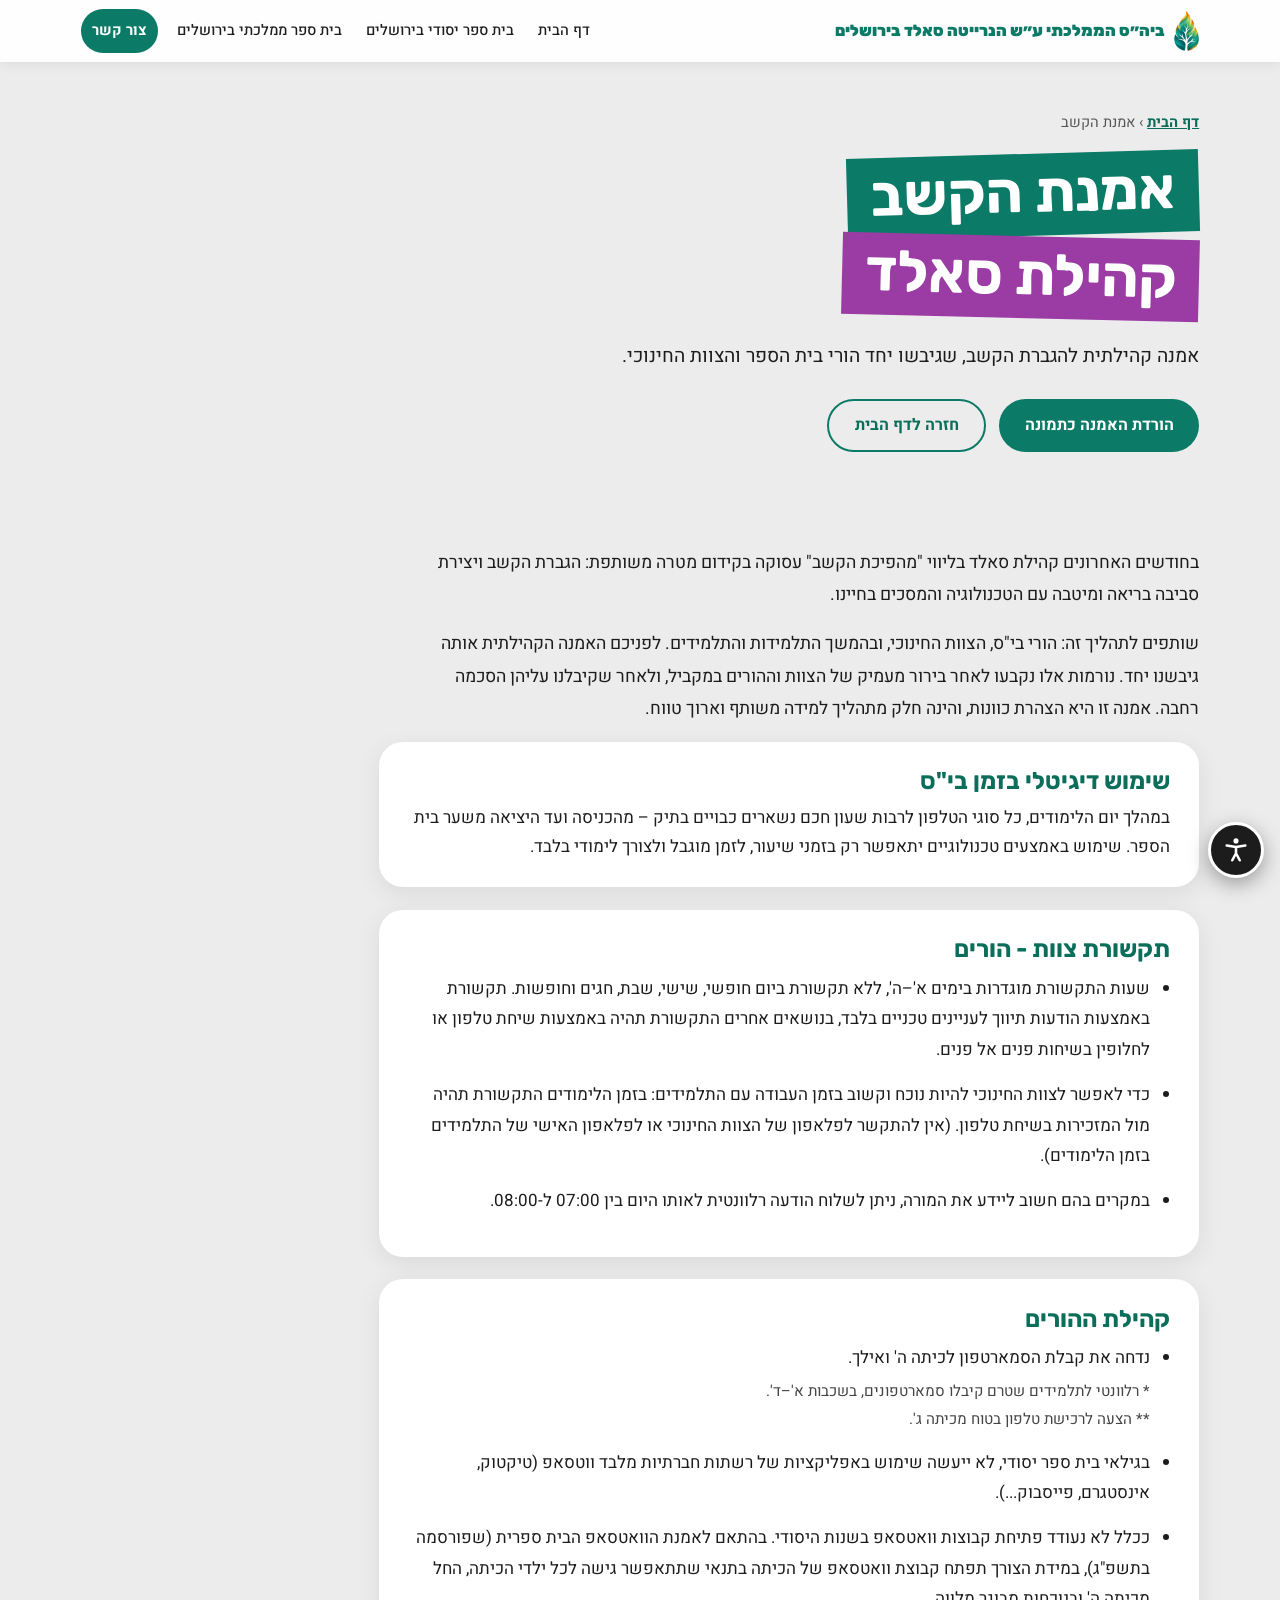
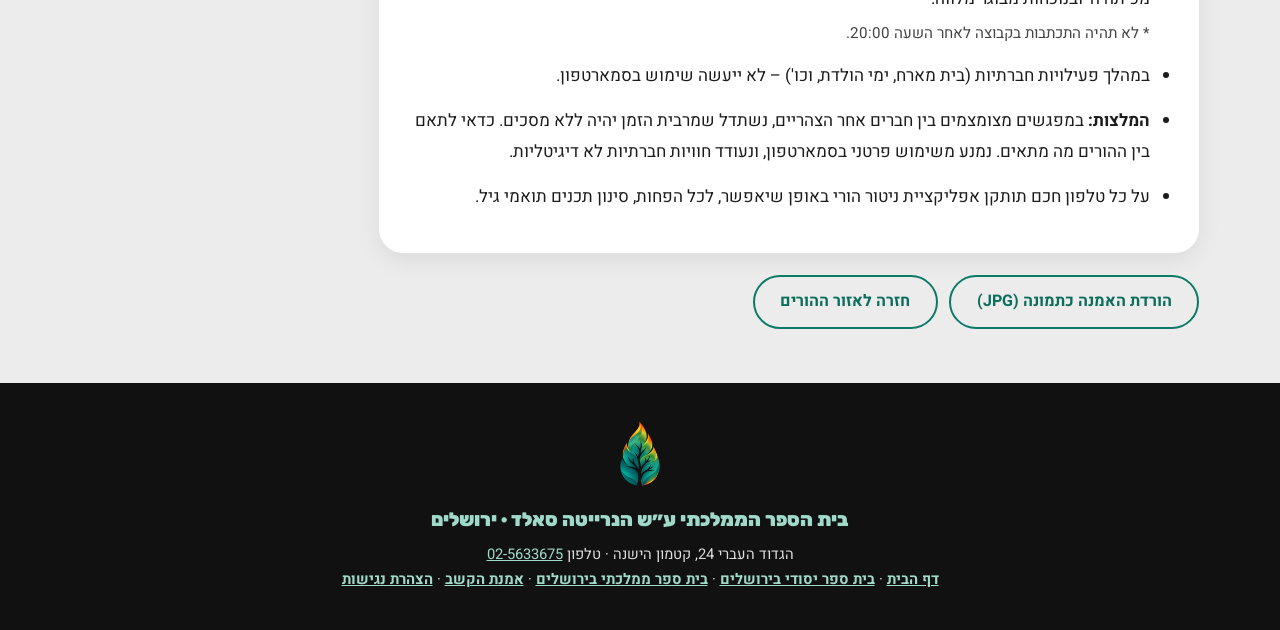
<file: attention-charter/index.html>
<!DOCTYPE html>
<html lang="he" dir="rtl">
<head>
<meta charset="UTF-8">
<meta name="viewport" content="width=device-width, initial-scale=1.0">
<title>אמנת הקשב | קהילת סאלד, ירושלים</title>
<meta name="description" content="אמנת הקשב של קהילת סאלד: אמנה קהילתית של הורים וצוות להגברת הקשב ולשימוש בריא בטכנולוגיה ובמסכים, בליווי &quot;מהפיכת הקשב&quot;.">
<link rel="canonical" href="https://szold-school.org/attention-charter/">
<meta name="robots" content="index,follow,max-image-preview:large">
<meta name="theme-color" content="#0b7a66">
<meta property="og:type" content="website">
<meta property="og:locale" content="he_IL">
<meta property="og:site_name" content="בית הספר הממלכתי ע״ש הנרייטה סאלד">
<meta property="og:title" content="אמנת הקשב | קהילת סאלד, ירושלים">
<meta property="og:description" content="אמנת הקשב של קהילת סאלד: אמנה קהילתית של הורים וצוות להגברת הקשב ולשימוש בריא בטכנולוגיה ובמסכים, בליווי &quot;מהפיכת הקשב&quot;.">
<meta property="og:url" content="https://szold-school.org/attention-charter/">
<meta property="og:image" content="https://szold-school.org/og-image.jpg">
<meta name="twitter:card" content="summary_large_image">
<link rel="icon" type="image/png" href="/assets/favicon.png">
<link rel="preconnect" href="https://fonts.googleapis.com">
<link href="https://fonts.googleapis.com/css2?family=Heebo:wght@300;400;500;700;900&family=Rubik:wght@500;700;900&display=swap" rel="stylesheet">
<link rel="stylesheet" href="/assets/site.css">
<script type="application/ld+json">{"@context": "https://schema.org", "@type": "WebPage", "@id": "https://szold-school.org/attention-charter/#page", "url": "https://szold-school.org/attention-charter/", "name": "אמנת הקשב | קהילת סאלד, ירושלים", "description": "אמנת הקשב של קהילת סאלד: אמנה קהילתית של הורים וצוות להגברת הקשב ולשימוש בריא בטכנולוגיה ובמסכים, בליווי \"מהפיכת הקשב\".", "inLanguage": "he", "isPartOf": {"@id": "https://szold-school.org/#school"}, "about": {"@id": "https://szold-school.org/#school"}}</script>
<script type="application/ld+json">{"@context": "https://schema.org", "@type": "BreadcrumbList", "itemListElement": [{"@type": "ListItem", "position": 1, "name": "דף הבית", "item": "https://szold-school.org/"}, {"@type": "ListItem", "position": 2, "name": "אמנת הקשב", "item": "https://szold-school.org/attention-charter/"}]}</script>
</head>
<body>
<a class="skip-link" href="#main">דלגו לתוכן הראשי</a>
<nav aria-label="תפריט ראשי">
  <div class="nav-inner">
    <a class="brand" href="/">
      <img src="/assets/leaf.png" width="25" height="40" alt="">
      <span>ביה״ס הממלכתי ע״ש הנרייטה סאלד בירושלים</span>
    </a>
    <button class="hamburger" id="navToggle" aria-label="פתיחת תפריט" aria-expanded="false" aria-controls="navLinks" onclick="toggleNav()"><span aria-hidden="true">☰</span></button>
    <div class="nav-links" id="navLinks">
      <a href="/">דף הבית</a>
      <a href="/elementary-school-jerusalem/">בית ספר יסודי בירושלים</a>
      <a href="/state-school-jerusalem/">בית ספר ממלכתי בירושלים</a>
      <a href="/#join" class="cta">צור קשר</a>
    </div>
  </div>
</nav>
<main id="main" tabindex="-1">
<header class="sub-hero"><div class="wrap">
  <p class="crumbs"><a href="/">דף הבית</a> › אמנת הקשב</p>
  <h1><span class="band">אמנת הקשב</span><br><span class="band m">קהילת סאלד</span></h1>
  <p class="lead">אמנה קהילתית להגברת הקשב, שגיבשו יחד הורי בית הספר והצוות החינוכי.</p>
  <div class="sub-cta"><a class="btn" href="/assets/amanat-keshev.jpg" download>הורדת האמנה כתמונה</a><a class="btn ghost" href="/">חזרה לדף הבית</a></div>
</div></header>
<section class="sp charter"><div class="wrap"><div class="txt"><p>בחודשים האחרונים קהילת סאלד בליווי "מהפיכת הקשב" עסוקה בקידום מטרה משותפת: הגברת הקשב ויצירת סביבה בריאה ומיטבה עם הטכנולוגיה והמסכים בחיינו.</p><p>שותפים לתהליך זה: הורי בי"ס, הצוות החינוכי, ובהמשך התלמידות והתלמידים. לפניכם האמנה הקהילתית אותה גיבשנו יחד. נורמות אלו נקבעו לאחר בירור מעמיק של הצוות וההורים במקביל, ולאחר שקיבלנו עליהן הסכמה רחבה. אמנה זו היא הצהרת כוונות, והינה חלק מתהליך למידה משותף וארוך טווח.</p></div><div class="box"><h2>שימוש דיגיטלי בזמן בי"ס</h2><p>במהלך יום הלימודים, כל סוגי הטלפון לרבות שעון חכם נשארים כבויים בתיק – מהכניסה ועד היציאה משער בית הספר. שימוש באמצעים טכנולוגיים יתאפשר רק בזמני שיעור, לזמן מוגבל ולצורך לימודי בלבד.</p></div><div class="box"><h2>תקשורת צוות - הורים</h2><ul><li>שעות התקשורת מוגדרות בימים א'–ה', ללא תקשורת ביום חופשי, שישי, שבת, חגים וחופשות. תקשורת באמצעות הודעות תיווך לעניינים טכניים בלבד, בנושאים אחרים התקשורת תהיה באמצעות שיחת טלפון או לחלופין בשיחות פנים אל פנים.</li><li>כדי לאפשר לצוות החינוכי להיות נוכח וקשוב בזמן העבודה עם התלמידים: בזמן הלימודים התקשורת תהיה מול המזכירות בשיחת טלפון. (אין להתקשר לפלאפון של הצוות החינוכי או לפלאפון האישי של התלמידים בזמן הלימודים).</li><li>במקרים בהם חשוב ליידע את המורה, ניתן לשלוח הודעה רלוונטית לאותו היום בין 07:00 ל-08:00.</li></ul></div><div class="box"><h2>קהילת ההורים</h2><ul><li>נדחה את קבלת הסמארטפון לכיתה ה' ואילך.<span class="note">* רלוונטי לתלמידים שטרם קיבלו סמארטפונים, בשכבות א'–ד'.<br>** הצעה לרכישת טלפון בטוח מכיתה ג'.</span></li><li>בגילאי בית ספר יסודי, לא ייעשה שימוש באפליקציות של רשתות חברתיות מלבד ווטסאפ (טיקטוק, אינסטגרם, פייסבוק...).</li><li>ככלל לא נעודד פתיחת קבוצות וואטסאפ בשנות היסודי. בהתאם לאמנת הוואטסאפ הבית ספרית (שפורסמה בתשפ"ג), במידת הצורך תפתח קבוצת וואטסאפ של הכיתה בתנאי שתתאפשר גישה לכל ילדי הכיתה, החל מכיתה ה' ובנוכחות מבוגר מלווה.<span class="note">* לא תהיה התכתבות בקבוצה לאחר השעה 20:00.</span></li><li>במהלך פעילויות חברתיות (בית מארח, ימי הולדת, וכו') – לא ייעשה שימוש בסמארטפון.</li><li><b>המלצות:</b> במפגשים מצומצמים בין חברים אחר הצהריים, נשתדל שמרבית הזמן יהיה ללא מסכים. כדאי לתאם בין ההורים מה מתאים. נמנע משימוש פרטני בסמארטפון, ונעודד חוויות חברתיות לא דיגיטליות.</li><li>על כל טלפון חכם תותקן אפליקציית ניטור הורי באופן שיאפשר, לכל הפחות, סינון תכנים תואמי גיל.</li></ul></div><div class="more-links"><a class="btn ghost" href="/assets/amanat-keshev.jpg" download>הורדת האמנה כתמונה (JPG)</a><a class="btn ghost" href="/#parents">חזרה לאזור ההורים</a></div></div></section>

<section class="sp" hidden><div class="wrap"><div class="cta-band">
  <div><h2>רוצים להכיר את סאלד?</h2><p>השאירו פרטים ונחזור אליכם, או התקשרו ל-<a href="tel:+97225633675">02-5633675</a>.</p></div>
  <a class="btn" href="/#join">לטופס יצירת קשר</a>
</div></div></section>
</main>
<footer>
  <img class="leaf" src="/assets/leaf.png" alt="">
  <div class="foot-title">בית הספר הממלכתי ע״ש הנרייטה סאלד · ירושלים</div>
  <p>הגדוד העברי 24, קטמון הישנה · טלפון <a href="tel:+97225633675" style="color:var(--mint)">02-5633675</a></p>
  <p class="foot-links"><a href="/">דף הבית</a> · <a href="/elementary-school-jerusalem/">בית ספר יסודי בירושלים</a> · <a href="/state-school-jerusalem/">בית ספר ממלכתי בירושלים</a> · <a href="/attention-charter/">אמנת הקשב</a> · <a href="/#accessibility">הצהרת נגישות</a></p>
</footer>
<script src="/assets/sub.js"></script>
</body>
</html>
</file>
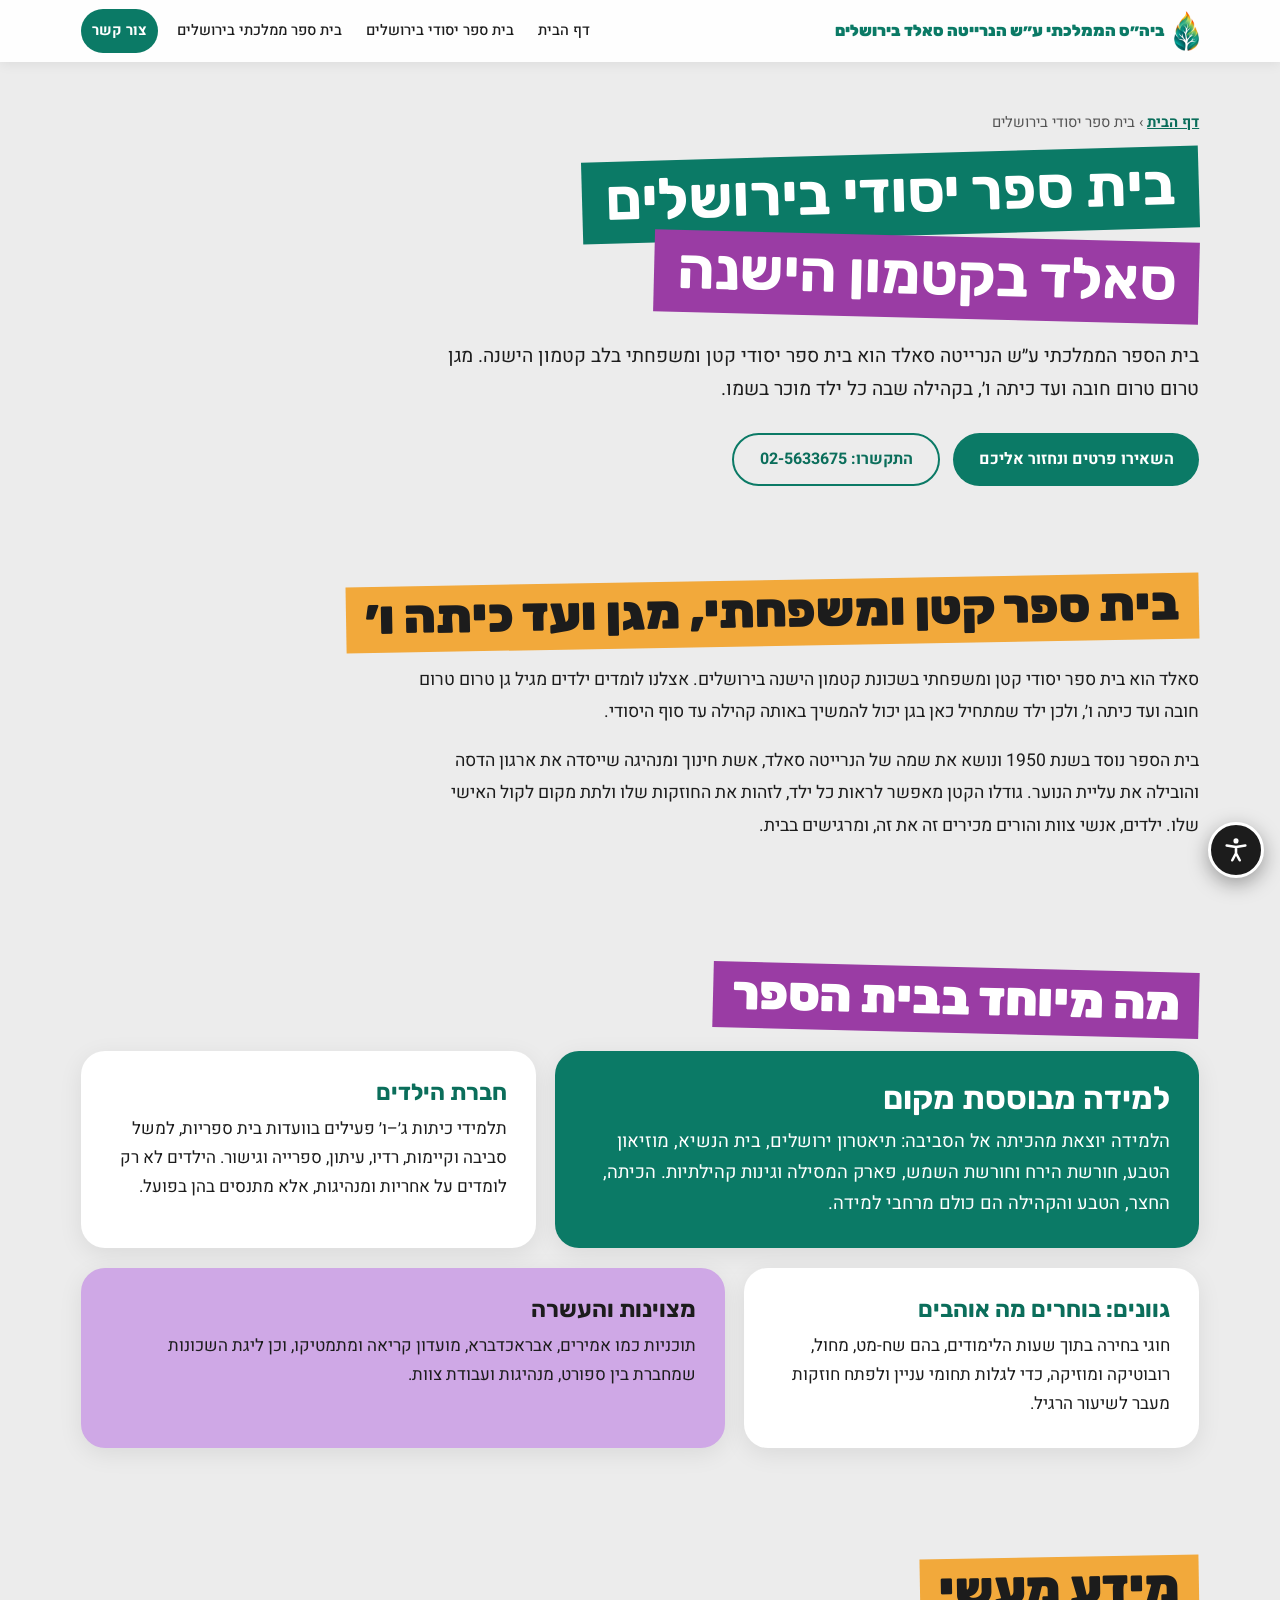
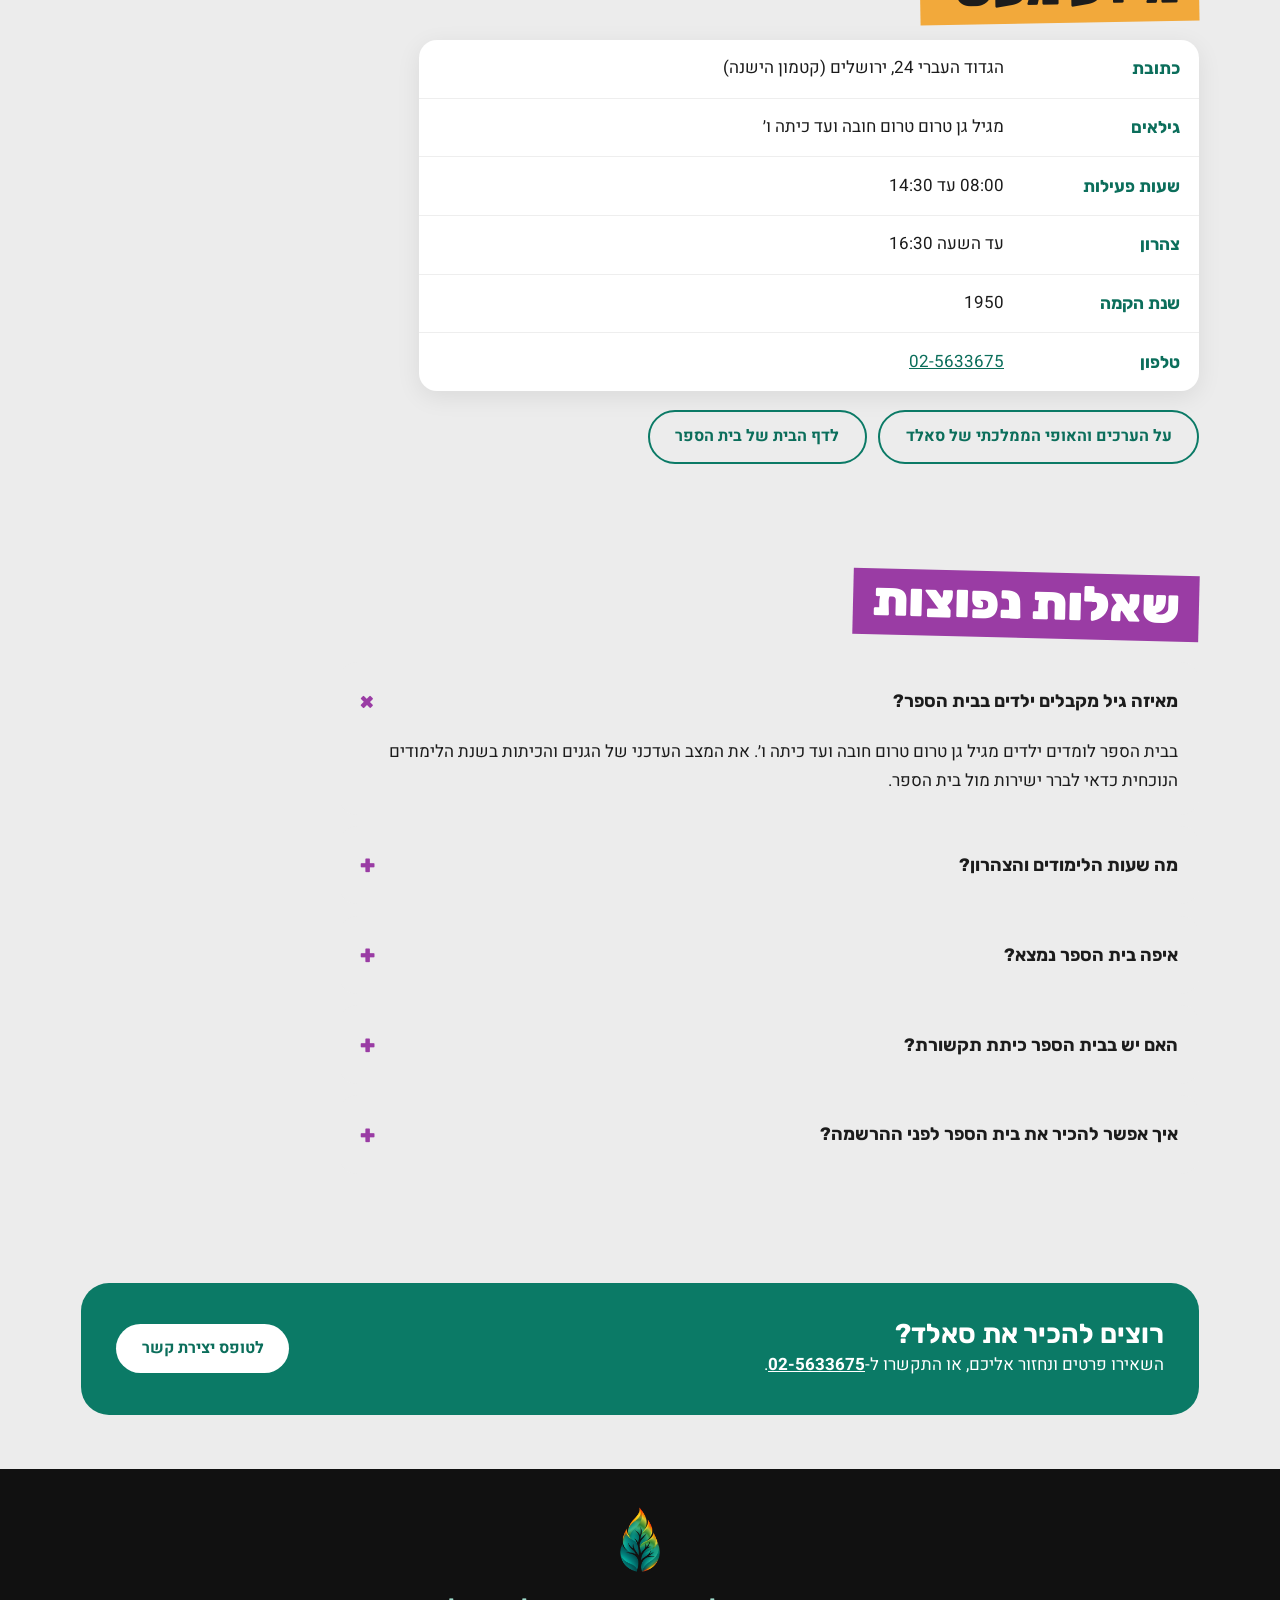
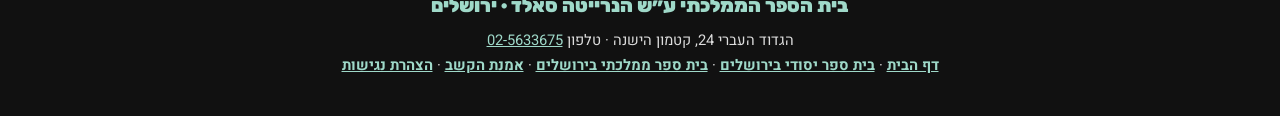
<file: elementary-school-jerusalem/index.html>
<!DOCTYPE html>
<html lang="he" dir="rtl">
<head>
<meta charset="UTF-8">
<meta name="viewport" content="width=device-width, initial-scale=1.0">
<title>בית ספר יסודי בירושלים | סאלד, קטמון הישנה</title>
<meta name="description" content="בית ספר יסודי קטן ומשפחתי בקטמון הישנה בירושלים: מגן טרום טרום חובה ועד כיתה ו׳, למידה מבוססת מקום, חברת ילדים, צהרון עד 16:30. הכירו את סאלד.">
<link rel="canonical" href="https://szold-school.org/elementary-school-jerusalem/">
<meta name="robots" content="index,follow,max-image-preview:large">
<meta name="theme-color" content="#0b7a66">
<meta property="og:type" content="website">
<meta property="og:locale" content="he_IL">
<meta property="og:site_name" content="בית הספר הממלכתי ע״ש הנרייטה סאלד">
<meta property="og:title" content="בית ספר יסודי בירושלים | סאלד, קטמון הישנה">
<meta property="og:description" content="בית ספר יסודי קטן ומשפחתי בקטמון הישנה בירושלים: מגן טרום טרום חובה ועד כיתה ו׳, למידה מבוססת מקום, חברת ילדים, צהרון עד 16:30. הכירו את סאלד.">
<meta property="og:url" content="https://szold-school.org/elementary-school-jerusalem/">
<meta property="og:image" content="https://szold-school.org/og-image.jpg">
<meta name="twitter:card" content="summary_large_image">
<link rel="icon" type="image/png" href="/assets/favicon.png">
<link rel="preconnect" href="https://fonts.googleapis.com">
<link href="https://fonts.googleapis.com/css2?family=Heebo:wght@300;400;500;700;900&family=Rubik:wght@500;700;900&display=swap" rel="stylesheet">
<link rel="stylesheet" href="/assets/site.css">
<script type="application/ld+json">{"@context": "https://schema.org", "@type": "WebPage", "@id": "https://szold-school.org/elementary-school-jerusalem/#page", "url": "https://szold-school.org/elementary-school-jerusalem/", "name": "בית ספר יסודי בירושלים | סאלד, קטמון הישנה", "description": "בית ספר יסודי קטן ומשפחתי בקטמון הישנה בירושלים: מגן טרום טרום חובה ועד כיתה ו׳, למידה מבוססת מקום, חברת ילדים, צהרון עד 16:30. הכירו את סאלד.", "inLanguage": "he", "isPartOf": {"@id": "https://szold-school.org/#school"}, "about": {"@id": "https://szold-school.org/#school"}}</script>
<script type="application/ld+json">{"@context": "https://schema.org", "@type": "BreadcrumbList", "itemListElement": [{"@type": "ListItem", "position": 1, "name": "דף הבית", "item": "https://szold-school.org/"}, {"@type": "ListItem", "position": 2, "name": "בית ספר יסודי בירושלים", "item": "https://szold-school.org/elementary-school-jerusalem/"}]}</script>
<script type="application/ld+json">{"@context": "https://schema.org", "@type": "FAQPage", "mainEntity": [{"@type": "Question", "name": "מאיזה גיל מקבלים ילדים בבית הספר?", "acceptedAnswer": {"@type": "Answer", "text": "בבית הספר לומדים ילדים מגיל גן טרום טרום חובה ועד כיתה ו׳. את המצב העדכני של הגנים והכיתות בשנת הלימודים הנוכחית כדאי לברר ישירות מול בית הספר."}}, {"@type": "Question", "name": "מה שעות הלימודים והצהרון?", "acceptedAnswer": {"@type": "Answer", "text": "שעות הפעילות הן 08:00 עד 14:30, ולאחריהן פועל צהרון עד השעה 16:30."}}, {"@type": "Question", "name": "איפה בית הספר נמצא?", "acceptedAnswer": {"@type": "Answer", "text": "בית הספר ממוקם ברחוב הגדוד העברי 24 בירושלים, בשכונת קטמון הישנה."}}, {"@type": "Question", "name": "האם יש בבית הספר כיתת תקשורת?", "acceptedAnswer": {"@type": "Answer", "text": "בבית הספר פועלת כיתת תקשורת, אך לא בכל שכבה ולא בכל שנה. ההתאמה נבדקת באופן פרטני מול בית הספר, ולכן מומלץ ליצור קשר לפני ההרשמה."}}, {"@type": "Question", "name": "איך אפשר להכיר את בית הספר לפני ההרשמה?", "acceptedAnswer": {"@type": "Answer", "text": "אפשר להשאיר פרטים בטופס באתר ונחזור אליכם, להתקשר ל-02-5633675, ולעיין בחוברת בית הספר שמופיעה בדף הבית."}}]}</script>
</head>
<body>
<a class="skip-link" href="#main">דלגו לתוכן הראשי</a>
<nav aria-label="תפריט ראשי">
  <div class="nav-inner">
    <a class="brand" href="/">
      <img src="/assets/leaf.png" width="25" height="40" alt="">
      <span>ביה״ס הממלכתי ע״ש הנרייטה סאלד בירושלים</span>
    </a>
    <button class="hamburger" id="navToggle" aria-label="פתיחת תפריט" aria-expanded="false" aria-controls="navLinks" onclick="toggleNav()"><span aria-hidden="true">☰</span></button>
    <div class="nav-links" id="navLinks">
      <a href="/">דף הבית</a>
      <a href="/elementary-school-jerusalem/" aria-current="page">בית ספר יסודי בירושלים</a>
      <a href="/state-school-jerusalem/">בית ספר ממלכתי בירושלים</a>
      <a href="/#join" class="cta">צור קשר</a>
    </div>
  </div>
</nav>
<main id="main" tabindex="-1">
<header class="sub-hero"><div class="wrap">
  <p class="crumbs"><a href="/">דף הבית</a> › בית ספר יסודי בירושלים</p>
  <h1><span class="band">בית ספר יסודי בירושלים</span><br><span class="band m">סאלד בקטמון הישנה</span></h1>
  <p class="lead">בית הספר הממלכתי ע״ש הנרייטה סאלד הוא בית ספר יסודי קטן ומשפחתי בלב קטמון הישנה. מגן טרום טרום חובה ועד כיתה ו׳, בקהילה שבה כל ילד מוכר בשמו.</p>
  <div class="sub-cta"><a class="btn" href="/#join">השאירו פרטים ונחזור אליכם</a><a class="btn ghost" href="tel:+97225633675">התקשרו: 02-5633675</a></div>
</div></header>
<section class="sp"><div class="wrap"><h2 class="sec"><span class="band o">בית ספר קטן ומשפחתי, מגן ועד כיתה ו׳</span></h2><div class="txt"><p>סאלד הוא בית ספר יסודי קטן ומשפחתי בשכונת קטמון הישנה בירושלים. אצלנו לומדים ילדים מגיל גן טרום טרום חובה ועד כיתה ו׳, ולכן ילד שמתחיל כאן בגן יכול להמשיך באותה קהילה עד סוף היסודי.</p>
<p>בית הספר נוסד בשנת 1950 ונושא את שמה של הנרייטה סאלד, אשת חינוך ומנהיגה שייסדה את ארגון הדסה והובילה את עליית הנוער. גודלו הקטן מאפשר לראות כל ילד, לזהות את החוזקות שלו ולתת מקום לקול האישי שלו. ילדים, אנשי צוות והורים מכירים זה את זה, ומרגישים בבית.</p></div></div></section>
<section class="sp"><div class="wrap"><h2 class="sec"><span class="band m">מה מיוחד בבית הספר</span></h2><div class="why-grid"><div class="why"><h3>למידה מבוססת מקום</h3><p>הלמידה יוצאת מהכיתה אל הסביבה: תיאטרון ירושלים, בית הנשיא, מוזיאון הטבע, חורשת הירח וחורשת השמש, פארק המסילה וגינות קהילתיות. הכיתה, החצר, הטבע והקהילה הם כולם מרחבי למידה.</p></div><div class="why"><h3>חברת הילדים</h3><p>תלמידי כיתות ג׳–ו׳ פעילים בוועדות בית ספריות, למשל סביבה וקיימות, רדיו, עיתון, ספרייה וגישור. הילדים לא רק לומדים על אחריות ומנהיגות, אלא מתנסים בהן בפועל.</p></div><div class="why"><h3>גוונים: בוחרים מה אוהבים</h3><p>חוגי בחירה בתוך שעות הלימודים, בהם שח-מט, מחול, רובוטיקה ומוזיקה, כדי לגלות תחומי עניין ולפתח חוזקות מעבר לשיעור הרגיל.</p></div><div class="why"><h3>מצוינות והעשרה</h3><p>תוכניות כמו אמירים, אבראכדברא, מועדון קריאה ומתמטיקו, וכן ליגת השכונות שמחברת בין ספורט, מנהיגות ועבודת צוות.</p></div></div></div></section>
<section class="sp"><div class="wrap"><h2 class="sec"><span class="band o">מידע מעשי</span></h2><table class="facts">
<tr><th>כתובת</th><td>הגדוד העברי 24, ירושלים (קטמון הישנה)</td></tr>
<tr><th>גילאים</th><td>מגיל גן טרום טרום חובה ועד כיתה ו׳</td></tr>
<tr><th>שעות פעילות</th><td>08:00 עד 14:30</td></tr>
<tr><th>צהרון</th><td>עד השעה 16:30</td></tr>
<tr><th>שנת הקמה</th><td>1950</td></tr>
<tr><th>טלפון</th><td><a href="tel:+97225633675">02-5633675</a></td></tr>
</table>
<div class="more-links"><a class="btn ghost" href="/state-school-jerusalem/">על הערכים והאופי הממלכתי של סאלד</a><a class="btn ghost" href="/">לדף הבית של בית הספר</a></div></div></section>

<section class="sp"><div class="wrap"><h2 class="sec"><span class="band m">שאלות נפוצות</span></h2><div class="acc"><details open><summary>מאיזה גיל מקבלים ילדים בבית הספר?</summary><p>בבית הספר לומדים ילדים מגיל גן טרום טרום חובה ועד כיתה ו׳. את המצב העדכני של הגנים והכיתות בשנת הלימודים הנוכחית כדאי לברר ישירות מול בית הספר.</p></details><details><summary>מה שעות הלימודים והצהרון?</summary><p>שעות הפעילות הן 08:00 עד 14:30, ולאחריהן פועל צהרון עד השעה 16:30.</p></details><details><summary>איפה בית הספר נמצא?</summary><p>בית הספר ממוקם ברחוב הגדוד העברי 24 בירושלים, בשכונת קטמון הישנה.</p></details><details><summary>האם יש בבית הספר כיתת תקשורת?</summary><p>בבית הספר פועלת כיתת תקשורת, אך לא בכל שכבה ולא בכל שנה. ההתאמה נבדקת באופן פרטני מול בית הספר, ולכן מומלץ ליצור קשר לפני ההרשמה.</p></details><details><summary>איך אפשר להכיר את בית הספר לפני ההרשמה?</summary><p>אפשר להשאיר פרטים בטופס באתר ונחזור אליכם, להתקשר ל-02-5633675, ולעיין בחוברת בית הספר שמופיעה בדף הבית.</p></details></div></div></section>
<section class="sp"><div class="wrap"><div class="cta-band">
  <div><h2>רוצים להכיר את סאלד?</h2><p>השאירו פרטים ונחזור אליכם, או התקשרו ל-<a href="tel:+97225633675">02-5633675</a>.</p></div>
  <a class="btn" href="/#join">לטופס יצירת קשר</a>
</div></div></section>
</main>
<footer>
  <img class="leaf" src="/assets/leaf.png" alt="">
  <div class="foot-title">בית הספר הממלכתי ע״ש הנרייטה סאלד · ירושלים</div>
  <p>הגדוד העברי 24, קטמון הישנה · טלפון <a href="tel:+97225633675" style="color:var(--mint)">02-5633675</a></p>
  <p class="foot-links"><a href="/">דף הבית</a> · <a href="/elementary-school-jerusalem/">בית ספר יסודי בירושלים</a> · <a href="/state-school-jerusalem/">בית ספר ממלכתי בירושלים</a> · <a href="/attention-charter/">אמנת הקשב</a> · <a href="/#accessibility">הצהרת נגישות</a></p>
</footer>
<script src="/assets/sub.js"></script>
</body>
</html>
</file>
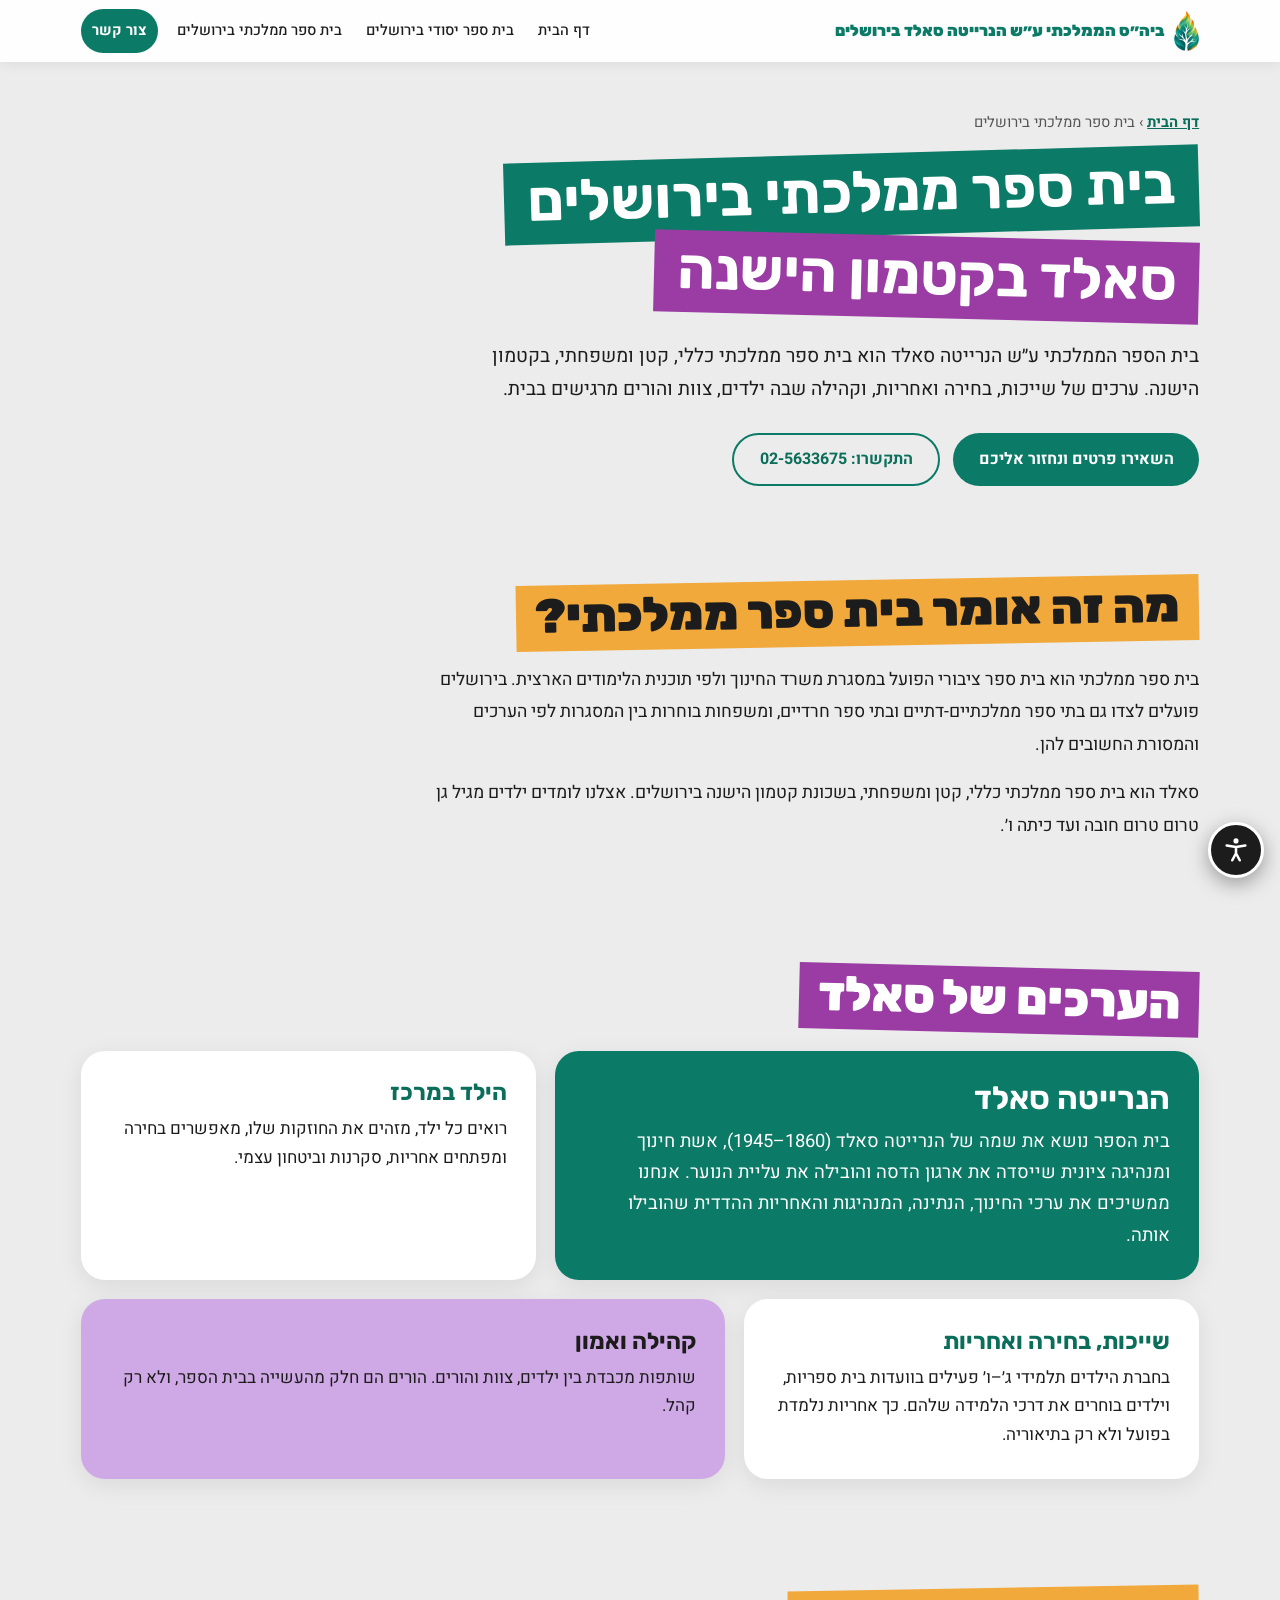
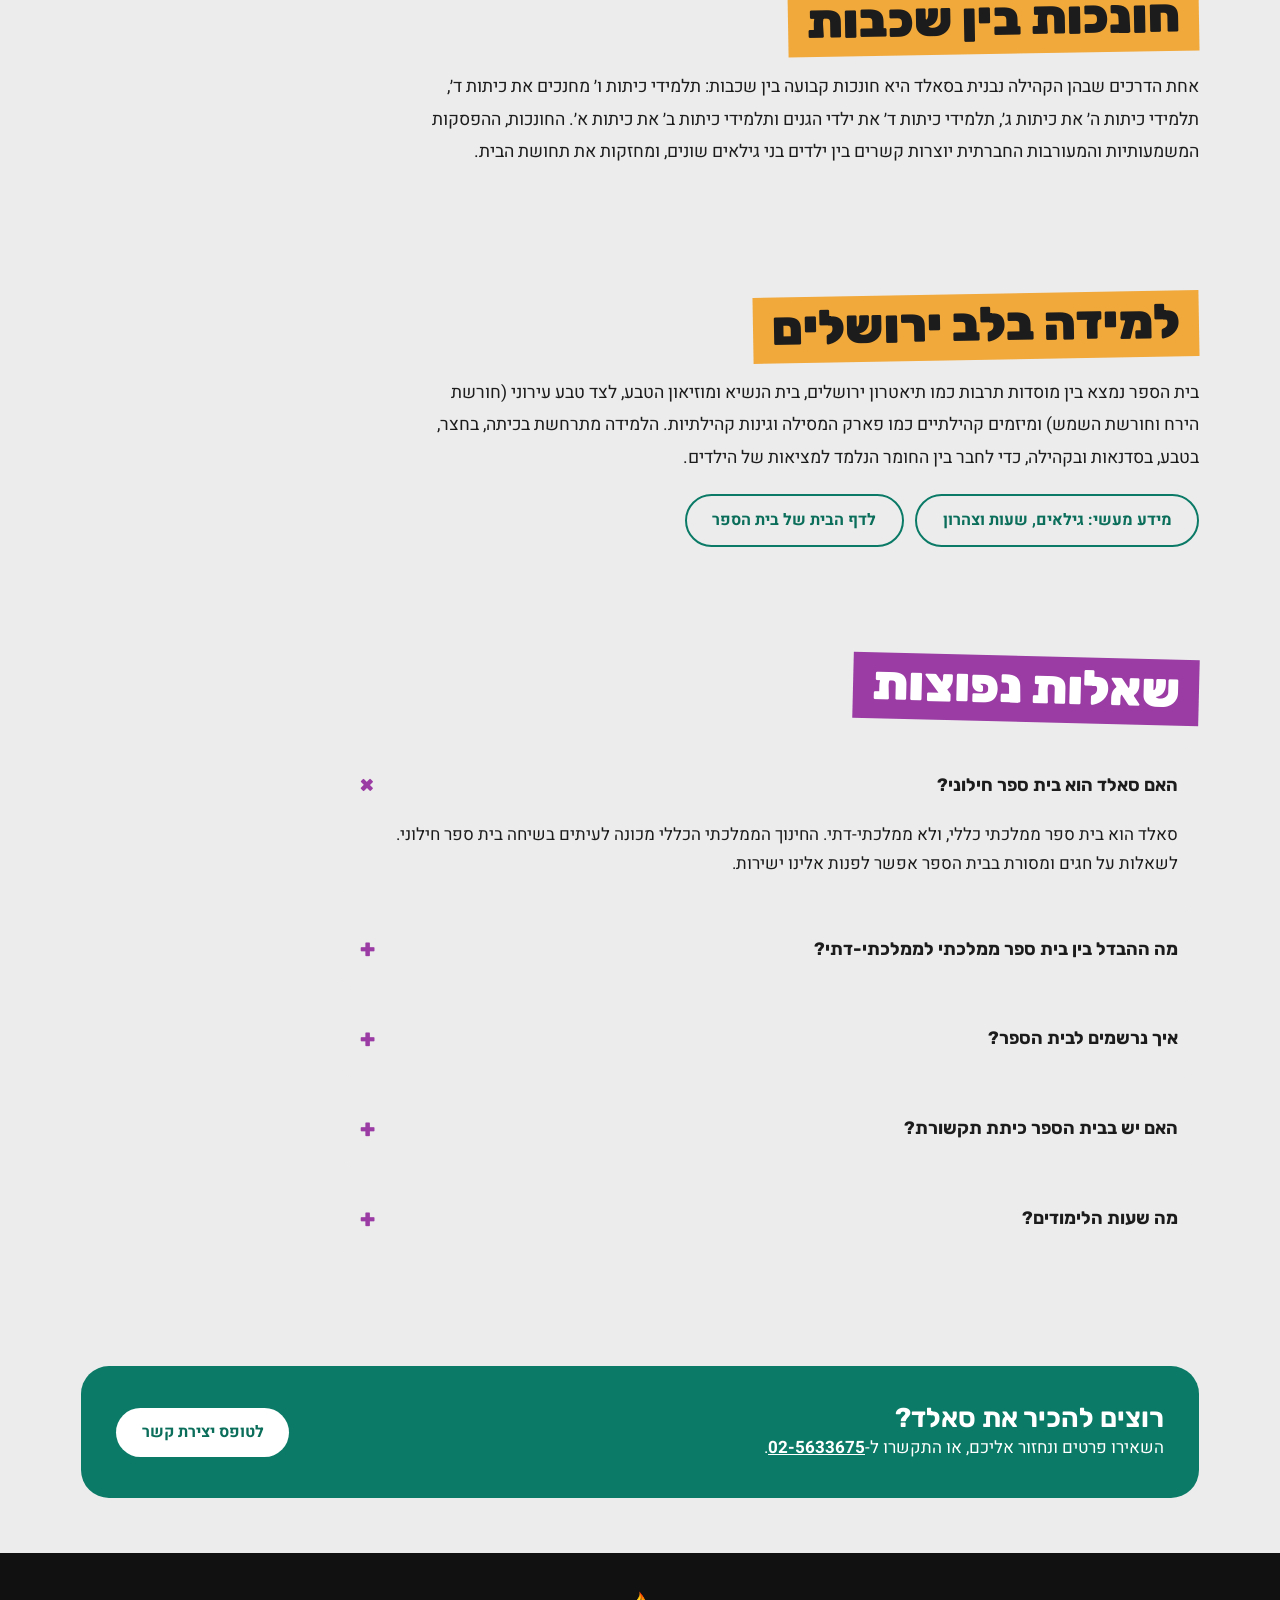
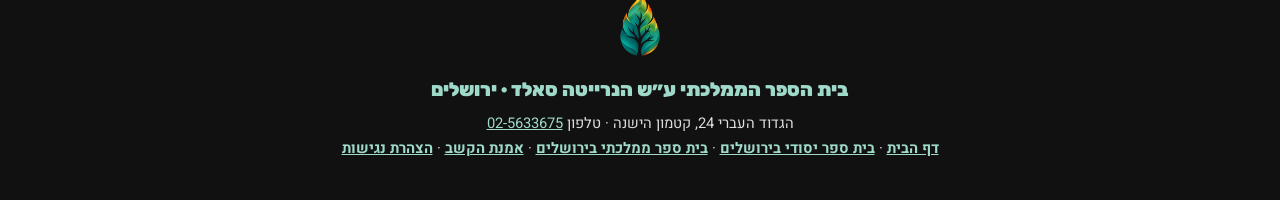
<file: state-school-jerusalem/index.html>
<!DOCTYPE html>
<html lang="he" dir="rtl">
<head>
<meta charset="UTF-8">
<meta name="viewport" content="width=device-width, initial-scale=1.0">
<title>בית ספר ממלכתי בירושלים | סאלד, קטמון הישנה</title>
<meta name="description" content="בית ספר ממלכתי כללי, קטן ומשפחתי בקטמון הישנה בירושלים. ערכי שייכות, אחריות ובחירה, חברת ילדים וחונכות בין שכבות, מגן ועד כיתה ו׳.">
<link rel="canonical" href="https://szold-school.org/state-school-jerusalem/">
<meta name="robots" content="index,follow,max-image-preview:large">
<meta name="theme-color" content="#0b7a66">
<meta property="og:type" content="website">
<meta property="og:locale" content="he_IL">
<meta property="og:site_name" content="בית הספר הממלכתי ע״ש הנרייטה סאלד">
<meta property="og:title" content="בית ספר ממלכתי בירושלים | סאלד, קטמון הישנה">
<meta property="og:description" content="בית ספר ממלכתי כללי, קטן ומשפחתי בקטמון הישנה בירושלים. ערכי שייכות, אחריות ובחירה, חברת ילדים וחונכות בין שכבות, מגן ועד כיתה ו׳.">
<meta property="og:url" content="https://szold-school.org/state-school-jerusalem/">
<meta property="og:image" content="https://szold-school.org/og-image.jpg">
<meta name="twitter:card" content="summary_large_image">
<link rel="icon" type="image/png" href="/assets/favicon.png">
<link rel="preconnect" href="https://fonts.googleapis.com">
<link href="https://fonts.googleapis.com/css2?family=Heebo:wght@300;400;500;700;900&family=Rubik:wght@500;700;900&display=swap" rel="stylesheet">
<link rel="stylesheet" href="/assets/site.css">
<script type="application/ld+json">{"@context": "https://schema.org", "@type": "WebPage", "@id": "https://szold-school.org/state-school-jerusalem/#page", "url": "https://szold-school.org/state-school-jerusalem/", "name": "בית ספר ממלכתי בירושלים | סאלד, קטמון הישנה", "description": "בית ספר ממלכתי כללי, קטן ומשפחתי בקטמון הישנה בירושלים. ערכי שייכות, אחריות ובחירה, חברת ילדים וחונכות בין שכבות, מגן ועד כיתה ו׳.", "inLanguage": "he", "isPartOf": {"@id": "https://szold-school.org/#school"}, "about": {"@id": "https://szold-school.org/#school"}}</script>
<script type="application/ld+json">{"@context": "https://schema.org", "@type": "BreadcrumbList", "itemListElement": [{"@type": "ListItem", "position": 1, "name": "דף הבית", "item": "https://szold-school.org/"}, {"@type": "ListItem", "position": 2, "name": "בית ספר ממלכתי בירושלים", "item": "https://szold-school.org/state-school-jerusalem/"}]}</script>
<script type="application/ld+json">{"@context": "https://schema.org", "@type": "FAQPage", "mainEntity": [{"@type": "Question", "name": "האם סאלד הוא בית ספר חילוני?", "acceptedAnswer": {"@type": "Answer", "text": "סאלד הוא בית ספר ממלכתי כללי, ולא ממלכתי-דתי. החינוך הממלכתי הכללי מכונה לעיתים בשיחה בית ספר חילוני. לשאלות על חגים ומסורת בבית הספר אפשר לפנות אלינו ישירות."}}, {"@type": "Question", "name": "מה ההבדל בין בית ספר ממלכתי לממלכתי-דתי?", "acceptedAnswer": {"@type": "Answer", "text": "בית ספר ממלכתי-דתי פועל בחינוך הממלכתי עם דגש על לימודי דת ומסורת. בית ספר ממלכתי כללי, כמו סאלד, פועל לפי תוכנית הלימודים הארצית ללא שיוך דתי."}}, {"@type": "Question", "name": "איך נרשמים לבית הספר?", "acceptedAnswer": {"@type": "Answer", "text": "ההרשמה לבתי ספר בירושלים מתבצעת בדרך כלל דרך העירייה ולפי אזורי רישום. כדי לדעת מה רלוונטי לכתובת שלכם ולשנת הלימודים הנוכחית, צרו קשר עם בית הספר."}}, {"@type": "Question", "name": "האם יש בבית הספר כיתת תקשורת?", "acceptedAnswer": {"@type": "Answer", "text": "בבית הספר פועלת כיתת תקשורת, אך לא בכל שכבה ולא בכל שנה. ההתאמה נבדקת באופן פרטני מול בית הספר, ולכן מומלץ ליצור קשר לפני ההרשמה."}}, {"@type": "Question", "name": "מה שעות הלימודים?", "acceptedAnswer": {"@type": "Answer", "text": "שעות הפעילות הן 08:00 עד 14:30, ולאחריהן פועל צהרון עד השעה 16:30."}}]}</script>
</head>
<body>
<a class="skip-link" href="#main">דלגו לתוכן הראשי</a>
<nav aria-label="תפריט ראשי">
  <div class="nav-inner">
    <a class="brand" href="/">
      <img src="/assets/leaf.png" width="25" height="40" alt="">
      <span>ביה״ס הממלכתי ע״ש הנרייטה סאלד בירושלים</span>
    </a>
    <button class="hamburger" id="navToggle" aria-label="פתיחת תפריט" aria-expanded="false" aria-controls="navLinks" onclick="toggleNav()"><span aria-hidden="true">☰</span></button>
    <div class="nav-links" id="navLinks">
      <a href="/">דף הבית</a>
      <a href="/elementary-school-jerusalem/">בית ספר יסודי בירושלים</a>
      <a href="/state-school-jerusalem/" aria-current="page">בית ספר ממלכתי בירושלים</a>
      <a href="/#join" class="cta">צור קשר</a>
    </div>
  </div>
</nav>
<main id="main" tabindex="-1">
<header class="sub-hero"><div class="wrap">
  <p class="crumbs"><a href="/">דף הבית</a> › בית ספר ממלכתי בירושלים</p>
  <h1><span class="band">בית ספר ממלכתי בירושלים</span><br><span class="band m">סאלד בקטמון הישנה</span></h1>
  <p class="lead">בית הספר הממלכתי ע״ש הנרייטה סאלד הוא בית ספר ממלכתי כללי, קטן ומשפחתי, בקטמון הישנה. ערכים של שייכות, בחירה ואחריות, וקהילה שבה ילדים, צוות והורים מרגישים בבית.</p>
  <div class="sub-cta"><a class="btn" href="/#join">השאירו פרטים ונחזור אליכם</a><a class="btn ghost" href="tel:+97225633675">התקשרו: 02-5633675</a></div>
</div></header>
<section class="sp"><div class="wrap"><h2 class="sec"><span class="band o">מה זה אומר בית ספר ממלכתי?</span></h2><div class="txt"><p>בית ספר ממלכתי הוא בית ספר ציבורי הפועל במסגרת משרד החינוך ולפי תוכנית הלימודים הארצית. בירושלים פועלים לצדו גם בתי ספר ממלכתיים-דתיים ובתי ספר חרדיים, ומשפחות בוחרות בין המסגרות לפי הערכים והמסורת החשובים להן.</p>
<p>סאלד הוא בית ספר ממלכתי כללי, קטן ומשפחתי, בשכונת קטמון הישנה בירושלים. אצלנו לומדים ילדים מגיל גן טרום טרום חובה ועד כיתה ו׳.</p></div></div></section>
<section class="sp"><div class="wrap"><h2 class="sec"><span class="band m">הערכים של סאלד</span></h2><div class="why-grid"><div class="why"><h3>הנרייטה סאלד</h3><p>בית הספר נושא את שמה של הנרייטה סאלד (1860–1945), אשת חינוך ומנהיגה ציונית שייסדה את ארגון הדסה והובילה את עליית הנוער. אנחנו ממשיכים את ערכי החינוך, הנתינה, המנהיגות והאחריות ההדדית שהובילו אותה.</p></div><div class="why"><h3>הילד במרכז</h3><p>רואים כל ילד, מזהים את החוזקות שלו, מאפשרים בחירה ומפתחים אחריות, סקרנות וביטחון עצמי.</p></div><div class="why"><h3>שייכות, בחירה ואחריות</h3><p>בחברת הילדים תלמידי ג׳–ו׳ פעילים בוועדות בית ספריות, וילדים בוחרים את דרכי הלמידה שלהם. כך אחריות נלמדת בפועל ולא רק בתיאוריה.</p></div><div class="why"><h3>קהילה ואמון</h3><p>שותפות מכבדת בין ילדים, צוות והורים. הורים הם חלק מהעשייה בבית הספר, ולא רק קהל.</p></div></div></div></section>
<section class="sp"><div class="wrap"><h2 class="sec"><span class="band o">חונכות בין שכבות</span></h2><div class="txt"><p>אחת הדרכים שבהן הקהילה נבנית בסאלד היא חונכות קבועה בין שכבות: תלמידי כיתות ו׳ מחנכים את כיתות ד׳, תלמידי כיתות ה׳ את כיתות ג׳, תלמידי כיתות ד׳ את ילדי הגנים ותלמידי כיתות ב׳ את כיתות א׳. החונכות, ההפסקות המשמעותיות והמעורבות החברתית יוצרות קשרים בין ילדים בני גילאים שונים, ומחזקות את תחושת הבית.</p></div></div></section>
<section class="sp"><div class="wrap"><h2 class="sec"><span class="band o">למידה בלב ירושלים</span></h2><div class="txt"><p>בית הספר נמצא בין מוסדות תרבות כמו תיאטרון ירושלים, בית הנשיא ומוזיאון הטבע, לצד טבע עירוני (חורשת הירח וחורשת השמש) ומיזמים קהילתיים כמו פארק המסילה וגינות קהילתיות. הלמידה מתרחשת בכיתה, בחצר, בטבע, בסדנאות ובקהילה, כדי לחבר בין החומר הנלמד למציאות של הילדים.</p></div>
<div class="more-links"><a class="btn ghost" href="/elementary-school-jerusalem/">מידע מעשי: גילאים, שעות וצהרון</a><a class="btn ghost" href="/">לדף הבית של בית הספר</a></div></div></section>

<section class="sp"><div class="wrap"><h2 class="sec"><span class="band m">שאלות נפוצות</span></h2><div class="acc"><details open><summary>האם סאלד הוא בית ספר חילוני?</summary><p>סאלד הוא בית ספר ממלכתי כללי, ולא ממלכתי-דתי. החינוך הממלכתי הכללי מכונה לעיתים בשיחה בית ספר חילוני. לשאלות על חגים ומסורת בבית הספר אפשר לפנות אלינו ישירות.</p></details><details><summary>מה ההבדל בין בית ספר ממלכתי לממלכתי-דתי?</summary><p>בית ספר ממלכתי-דתי פועל בחינוך הממלכתי עם דגש על לימודי דת ומסורת. בית ספר ממלכתי כללי, כמו סאלד, פועל לפי תוכנית הלימודים הארצית ללא שיוך דתי.</p></details><details><summary>איך נרשמים לבית הספר?</summary><p>ההרשמה לבתי ספר בירושלים מתבצעת בדרך כלל דרך העירייה ולפי אזורי רישום. כדי לדעת מה רלוונטי לכתובת שלכם ולשנת הלימודים הנוכחית, צרו קשר עם בית הספר.</p></details><details><summary>האם יש בבית הספר כיתת תקשורת?</summary><p>בבית הספר פועלת כיתת תקשורת, אך לא בכל שכבה ולא בכל שנה. ההתאמה נבדקת באופן פרטני מול בית הספר, ולכן מומלץ ליצור קשר לפני ההרשמה.</p></details><details><summary>מה שעות הלימודים?</summary><p>שעות הפעילות הן 08:00 עד 14:30, ולאחריהן פועל צהרון עד השעה 16:30.</p></details></div></div></section>
<section class="sp"><div class="wrap"><div class="cta-band">
  <div><h2>רוצים להכיר את סאלד?</h2><p>השאירו פרטים ונחזור אליכם, או התקשרו ל-<a href="tel:+97225633675">02-5633675</a>.</p></div>
  <a class="btn" href="/#join">לטופס יצירת קשר</a>
</div></div></section>
</main>
<footer>
  <img class="leaf" src="/assets/leaf.png" alt="">
  <div class="foot-title">בית הספר הממלכתי ע״ש הנרייטה סאלד · ירושלים</div>
  <p>הגדוד העברי 24, קטמון הישנה · טלפון <a href="tel:+97225633675" style="color:var(--mint)">02-5633675</a></p>
  <p class="foot-links"><a href="/">דף הבית</a> · <a href="/elementary-school-jerusalem/">בית ספר יסודי בירושלים</a> · <a href="/state-school-jerusalem/">בית ספר ממלכתי בירושלים</a> · <a href="/attention-charter/">אמנת הקשב</a> · <a href="/#accessibility">הצהרת נגישות</a></p>
</footer>
<script src="/assets/sub.js"></script>
</body>
</html>
</file>
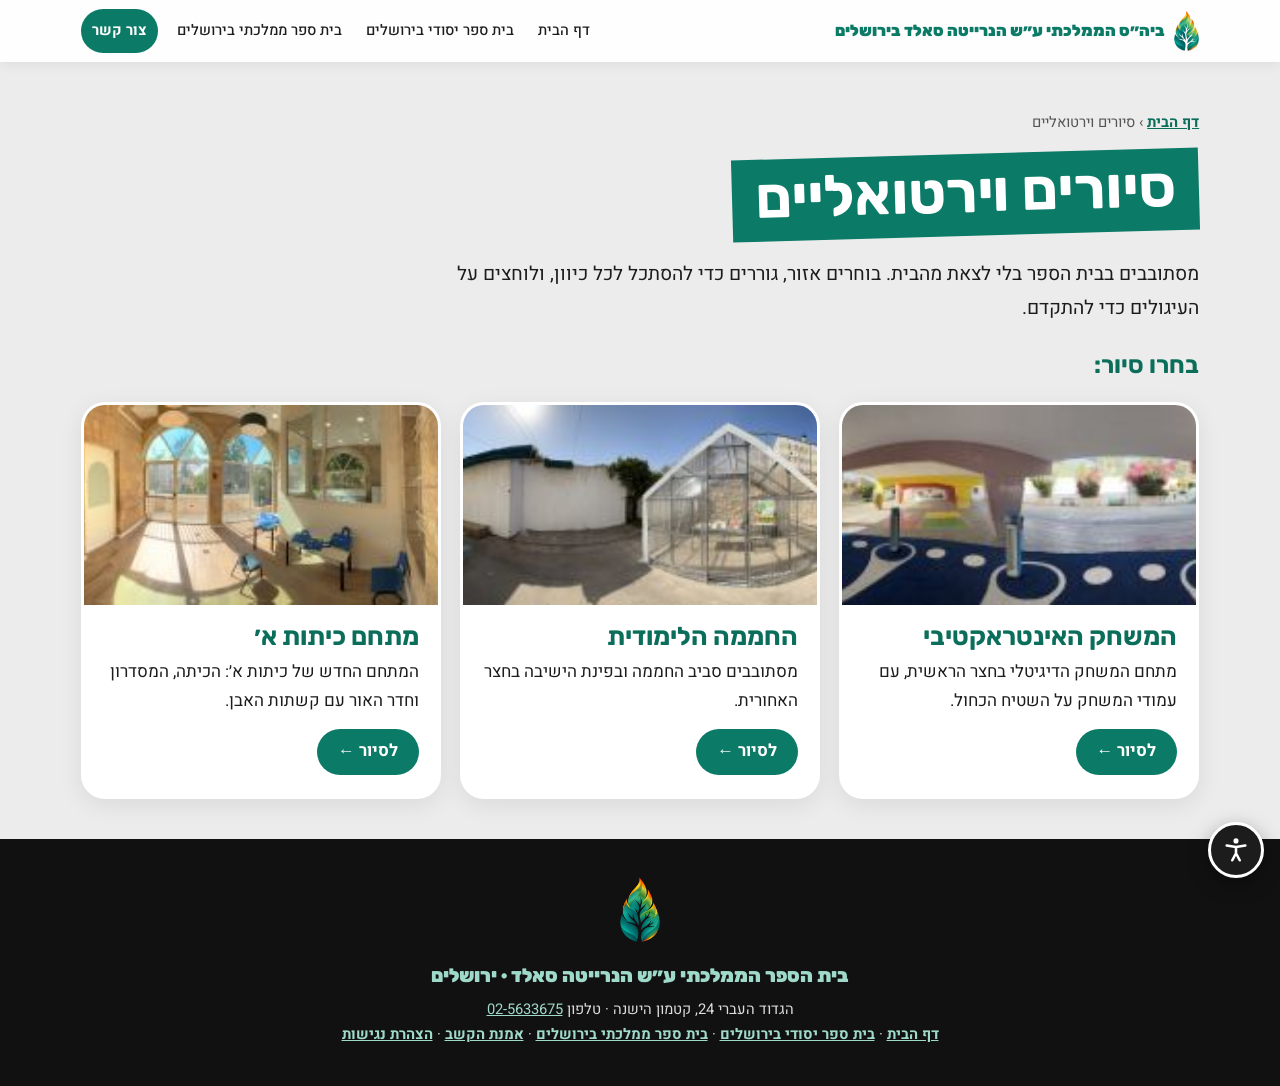
<file: virtual-tour/index.html>
<!DOCTYPE html>
<html lang="he" dir="rtl">
<head>
<meta charset="UTF-8">
<meta name="viewport" content="width=device-width, initial-scale=1.0">
<title>סיורים וירטואליים בבית הספר | סאלד</title>
<meta name="description" content="סיורים וירטואליים בבית הספר ע״ש הנרייטה סאלד: מתחם כיתות א׳, החממה הלימודית והמשחק האינטראקטיבי.">
<meta name="robots" content="noindex,nofollow">
<link rel="canonical" href="https://szold-school.org/virtual-tour/">
<meta name="theme-color" content="#0b7a66">
<link rel="icon" type="image/png" href="/assets/favicon.png">
<link href="https://fonts.googleapis.com/css2?family=Heebo:wght@300;400;500;700;900&family=Rubik:wght@500;700;900&display=swap" rel="stylesheet">
<link rel="stylesheet" href="/assets/site.css?v=3">

</head>
<body>
<a class="skip-link" href="#main">דלגו לתוכן הראשי</a>
<nav aria-label="תפריט ראשי">
  <div class="nav-inner">
    <a class="brand" href="/">
      <img src="/assets/leaf.png" width="25" height="40" alt="">
      <span>ביה״ס הממלכתי ע״ש הנרייטה סאלד בירושלים</span>
    </a>
    <button class="hamburger" id="navToggle" aria-label="פתיחת תפריט" aria-expanded="false" aria-controls="navLinks" onclick="toggleNav()"><span aria-hidden="true">☰</span></button>
    <div class="nav-links" id="navLinks">
      <a href="/">דף הבית</a>
      <a href="/elementary-school-jerusalem/">בית ספר יסודי בירושלים</a>
      <a href="/state-school-jerusalem/">בית ספר ממלכתי בירושלים</a>
      <a href="/#join" class="cta">צור קשר</a>
    </div>
  </div>
</nav>
<main id="main" tabindex="-1">
<header class="sub-hero"><div class="wrap">
  <p class="crumbs"><a href="/">דף הבית</a> › סיורים וירטואליים</p>
  <h1><span class="band">סיורים וירטואליים</span></h1>
  <p class="lead">מסתובבים בבית הספר בלי לצאת מהבית. בוחרים אזור, גוררים כדי להסתכל לכל כיוון, ולוחצים על העיגולים כדי להתקדם.</p>
<h2 class="pick">בחרו סיור:</h2><div class="tours"><a class="tour-card" href="/virtual-tour/digital-play/"><img src="/assets/tour/s1_t.jpg?v=3" alt="" width="360" height="200" loading="lazy"><div class="tc"><h2>המשחק האינטראקטיבי</h2><p>מתחם המשחק הדיגיטלי בחצר הראשית, עם עמודי המשחק על השטיח הכחול.</p><span class="go">לסיור ←</span></div></a><a class="tour-card" href="/virtual-tour/greenhouse/"><img src="/assets/tour/g1_t.jpg?v=3" alt="" width="360" height="200" loading="lazy"><div class="tc"><h2>החממה הלימודית</h2><p>מסתובבים סביב החממה ובפינת הישיבה בחצר האחורית.</p><span class="go">לסיור ←</span></div></a><a class="tour-card" href="/virtual-tour/first-grade/"><img src="/assets/tour/c4_t.jpg?v=3" alt="" width="360" height="200" loading="lazy"><div class="tc"><h2>מתחם כיתות א׳</h2><p>המתחם החדש של כיתות א׳: הכיתה, המסדרון וחדר האור עם קשתות האבן.</p><span class="go">לסיור ←</span></div></a></div></div></header>

</main>
<footer>
  <img class="leaf" src="/assets/leaf.png" alt="">
  <div class="foot-title">בית הספר הממלכתי ע״ש הנרייטה סאלד · ירושלים</div>
  <p>הגדוד העברי 24, קטמון הישנה · טלפון <a href="tel:+97225633675" style="color:var(--mint)">02-5633675</a></p>
  <p class="foot-links"><a href="/">דף הבית</a> · <a href="/elementary-school-jerusalem/">בית ספר יסודי בירושלים</a> · <a href="/state-school-jerusalem/">בית ספר ממלכתי בירושלים</a> · <a href="/attention-charter/">אמנת הקשב</a> · <a href="/#accessibility">הצהרת נגישות</a></p>
</footer>
<script src="/assets/sub.js"></script>
</body>
</html>
</file>
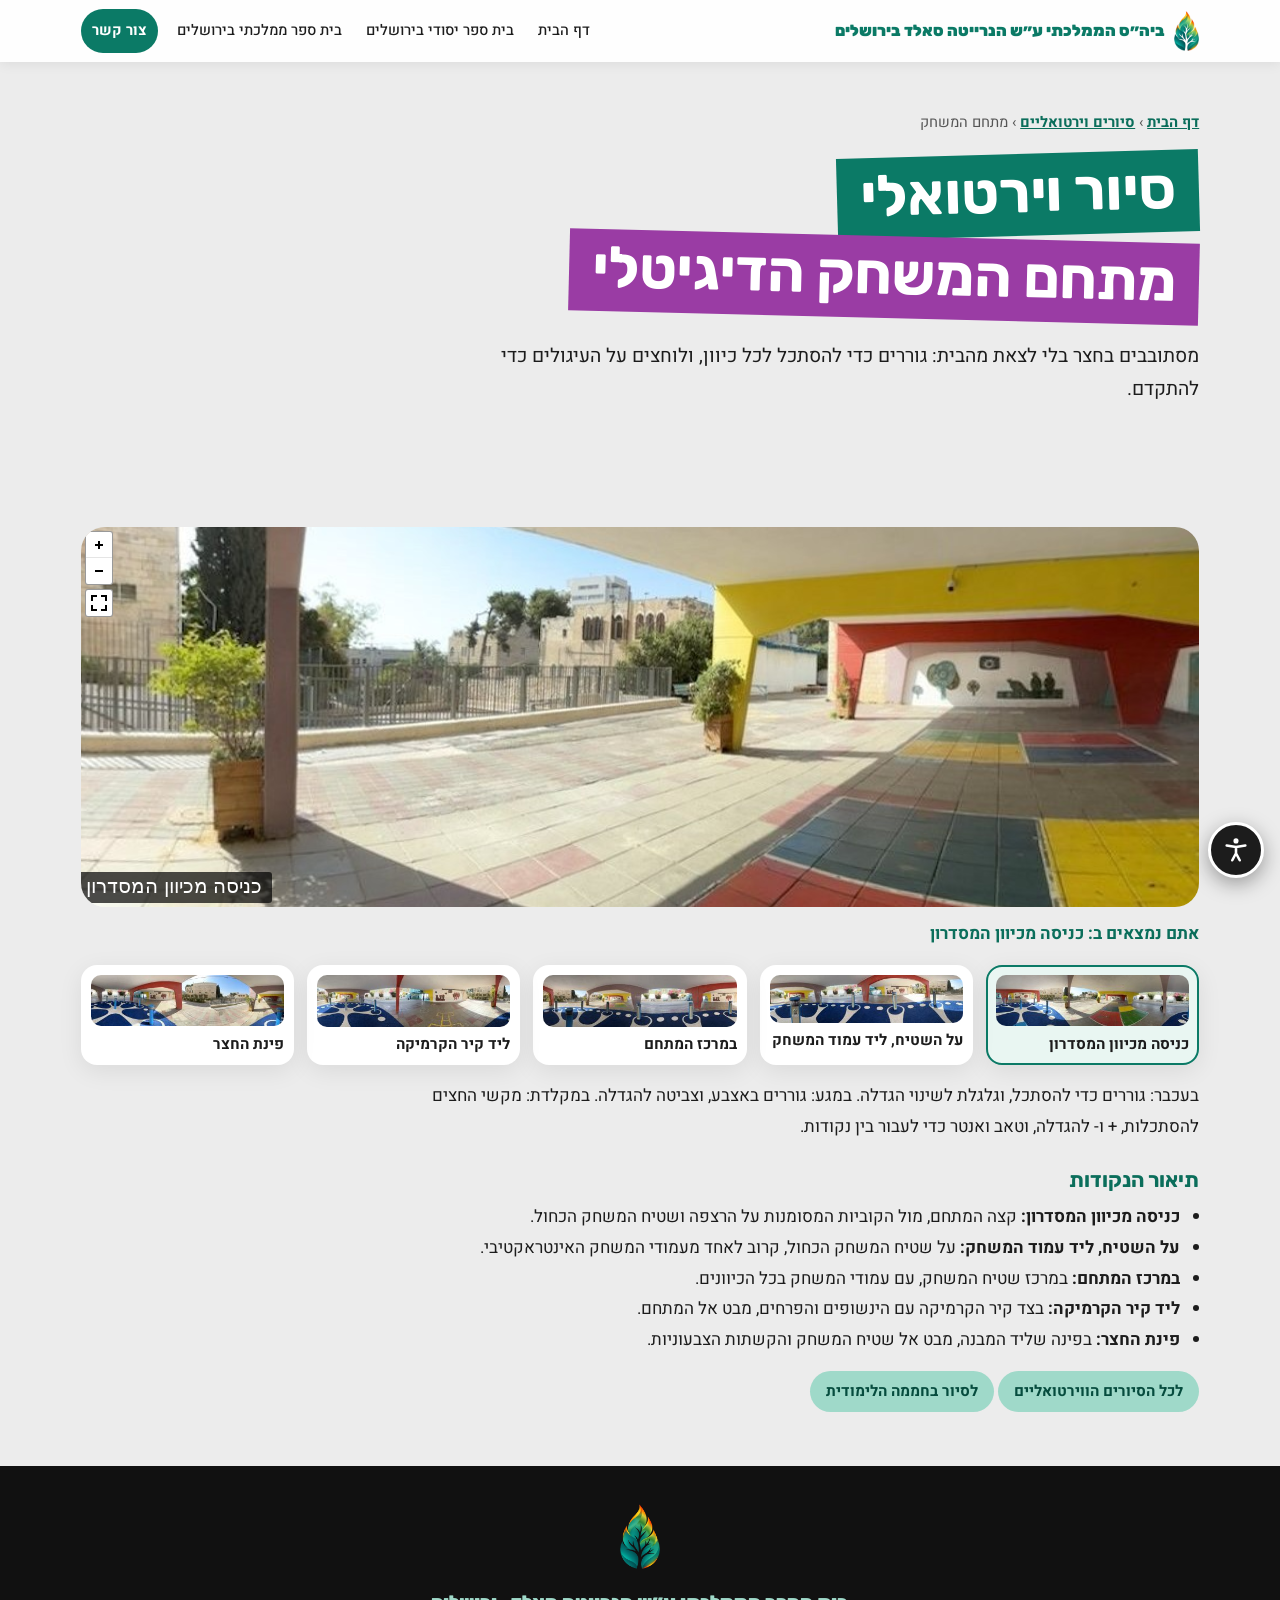
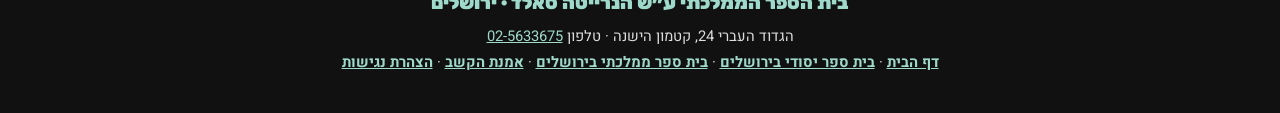
<file: virtual-tour/digital-play/index.html>
<!DOCTYPE html>
<html lang="he" dir="rtl">
<head>
<meta charset="UTF-8">
<meta name="viewport" content="width=device-width, initial-scale=1.0">
<title>סיור וירטואלי במתחם המשחק הדיגיטלי | סאלד</title>
<meta name="description" content="סיור וירטואלי 360° במתחם המשחק הדיגיטלי האינטראקטיבי בחצר בית הספר ע״ש הנרייטה סאלד.">
<meta name="robots" content="noindex,nofollow">
<link rel="canonical" href="https://szold-school.org/virtual-tour/digital-play/">
<meta name="theme-color" content="#0b7a66">
<link rel="icon" type="image/png" href="/assets/favicon.png">
<link href="https://fonts.googleapis.com/css2?family=Heebo:wght@300;400;500;700;900&family=Rubik:wght@500;700;900&display=swap" rel="stylesheet">
<link rel="stylesheet" href="/assets/site.css?v=3">
<link rel="stylesheet" href="/assets/pannellum/pannellum.css?v=3">
</head>
<body>
<a class="skip-link" href="#main">דלגו לתוכן הראשי</a>
<nav aria-label="תפריט ראשי">
  <div class="nav-inner">
    <a class="brand" href="/">
      <img src="/assets/leaf.png" width="25" height="40" alt="">
      <span>ביה״ס הממלכתי ע״ש הנרייטה סאלד בירושלים</span>
    </a>
    <button class="hamburger" id="navToggle" aria-label="פתיחת תפריט" aria-expanded="false" aria-controls="navLinks" onclick="toggleNav()"><span aria-hidden="true">☰</span></button>
    <div class="nav-links" id="navLinks">
      <a href="/">דף הבית</a>
      <a href="/elementary-school-jerusalem/">בית ספר יסודי בירושלים</a>
      <a href="/state-school-jerusalem/">בית ספר ממלכתי בירושלים</a>
      <a href="/#join" class="cta">צור קשר</a>
    </div>
  </div>
</nav>
<main id="main" tabindex="-1">
<header class="sub-hero"><div class="wrap">
  <p class="crumbs"><a href="/">דף הבית</a> › <a href="/virtual-tour/">סיורים וירטואליים</a> › מתחם המשחק</p>
  <h1><span class="band">סיור וירטואלי</span><br><span class="band m">מתחם המשחק הדיגיטלי</span></h1>
  <p class="lead">מסתובבים בחצר בלי לצאת מהבית: גוררים כדי להסתכל לכל כיוון, ולוחצים על העיגולים כדי להתקדם.</p>
</div></header>
<section class="sp"><div class="wrap">
  <div id="tour" class="tour" role="region" aria-label="סיור וירטואלי 360 מעלות במתחם המשחק הדיגיטלי"></div>
  <noscript><p>הסיור דורש JavaScript. התמונות מופיעות ברשימה למטה.</p></noscript>
  <p id="tourStatus" class="tour-status" aria-live="polite"></p>
  <h2 class="sr-only">בחירת נקודה בסיור</h2>
  <div class="tour-scenes"><button type="button" class="tour-btn" data-scene="s4"><img src="/assets/tour/s4_t.jpg?v=3" alt="" width="180" height="48" loading="lazy"><span>כניסה מכיוון המסדרון</span></button><button type="button" class="tour-btn" data-scene="s3"><img src="/assets/tour/s3_t.jpg?v=3" alt="" width="180" height="48" loading="lazy"><span>על השטיח, ליד עמוד המשחק</span></button><button type="button" class="tour-btn" data-scene="s1"><img src="/assets/tour/s1_t.jpg?v=3" alt="" width="180" height="48" loading="lazy"><span>במרכז המתחם</span></button><button type="button" class="tour-btn" data-scene="s2"><img src="/assets/tour/s2_t.jpg?v=3" alt="" width="180" height="48" loading="lazy"><span>ליד קיר הקרמיקה</span></button><button type="button" class="tour-btn" data-scene="s5"><img src="/assets/tour/s5_t.jpg?v=3" alt="" width="180" height="48" loading="lazy"><span>פינת החצר</span></button></div>
  <p class="tour-help">בעכבר: גוררים כדי להסתכל, וגלגלת לשינוי הגדלה. במגע: גוררים באצבע, וצביטה להגדלה. במקלדת: מקשי החצים להסתכלות, + ו- להגדלה, וטאב ואנטר כדי לעבור בין נקודות.</p>
  <h2 style="font-size:1.3rem;margin-top:1.6rem;color:var(--green-dark)">תיאור הנקודות</h2>
  <ul class="tour-desc"><li><b>כניסה מכיוון המסדרון:</b> קצה המתחם, מול הקוביות המסומנות על הרצפה ושטיח המשחק הכחול.</li><li><b>על השטיח, ליד עמוד המשחק:</b> על שטיח המשחק הכחול, קרוב לאחד מעמודי המשחק האינטראקטיבי.</li><li><b>במרכז המתחם:</b> במרכז שטיח המשחק, עם עמודי המשחק בכל הכיוונים.</li><li><b>ליד קיר הקרמיקה:</b> בצד קיר הקרמיקה עם הינשופים והפרחים, מבט אל המתחם.</li><li><b>פינת החצר:</b> בפינה שליד המבנה, מבט אל שטיח המשחק והקשתות הצבעוניות.</li></ul>
  <p class="tour-help"><a class="chip" href="/virtual-tour/">לכל הסיורים הווירטואליים</a> <a class="chip" href="/virtual-tour/greenhouse/">לסיור בחממה הלימודית</a></p>
</div></section>
</main>
<footer>
  <img class="leaf" src="/assets/leaf.png" alt="">
  <div class="foot-title">בית הספר הממלכתי ע״ש הנרייטה סאלד · ירושלים</div>
  <p>הגדוד העברי 24, קטמון הישנה · טלפון <a href="tel:+97225633675" style="color:var(--mint)">02-5633675</a></p>
  <p class="foot-links"><a href="/">דף הבית</a> · <a href="/elementary-school-jerusalem/">בית ספר יסודי בירושלים</a> · <a href="/state-school-jerusalem/">בית ספר ממלכתי בירושלים</a> · <a href="/attention-charter/">אמנת הקשב</a> · <a href="/#accessibility">הצהרת נגישות</a></p>
</footer>
<script src="/assets/sub.js"></script>
<script src="/assets/pannellum/pannellum.js?v=3"></script>
<script>(function(){
var cfg={"default": {"firstScene": "s4", "sceneFadeDuration": 700, "autoLoad": true, "minHfov": 40, "maxHfov": 110, "compass": false, "showFullscreenCtrl": true, "keyboardZoom": true, "strings": {"loadButtonLabel": "לחצו להתחלת הסיור", "loadingLabel": "טוען…", "bylineLabel": "", "genericWebGLError": "הדפדפן אינו תומך בתצוגת 360°. אפשר לצפות בתמונות מהרשימה למטה.", "textureSizeError": "התמונה גדולה מדי למכשיר זה.", "noPanoramaError": "לא נבחרה תמונה.", "fileAccessError": "לא ניתן לטעון את התמונה."}}, "scenes": {"s4": {"title": "כניסה מכיוון המסדרון", "type": "equirectangular", "panorama": "/assets/tour/s4.jpg?v=3", "haov": 214.0, "vaov": 100, "vOffset": 0, "minPitch": -30, "maxPitch": 30, "minYaw": -107.0, "maxYaw": 107.0, "pitch": -3, "yaw": 0, "hfov": 75, "hotSpots": [{"type": "scene", "sceneId": "s3", "yaw": -80.2, "pitch": -14, "text": "אל השטיח", "cssClass": "tour-arrow"}]}, "s3": {"title": "על השטיח, ליד עמוד המשחק", "type": "equirectangular", "panorama": "/assets/tour/s3.jpg?v=3", "haov": 234.8, "vaov": 100, "vOffset": 0, "minPitch": -30, "maxPitch": 30, "minYaw": -117.4, "maxYaw": 117.4, "pitch": -3, "yaw": 0, "hfov": 75, "hotSpots": [{"type": "scene", "sceneId": "s1", "yaw": 35.9, "pitch": -14, "text": "למרכז המתחם", "cssClass": "tour-arrow"}, {"type": "scene", "sceneId": "s4", "yaw": -81.5, "pitch": -14, "text": "חזרה לכניסה", "cssClass": "tour-arrow"}]}, "s1": {"title": "במרכז המתחם", "type": "equirectangular", "panorama": "/assets/tour/s1.jpg?v=3", "haov": 208.3, "vaov": 100, "vOffset": 0, "minPitch": -30, "maxPitch": 30, "minYaw": -104.15, "maxYaw": 104.15, "pitch": -3, "yaw": 0, "hfov": 75, "hotSpots": [{"type": "scene", "sceneId": "s3", "yaw": -26.0, "pitch": -14, "text": "אל עמוד המשחק", "cssClass": "tour-arrow"}, {"type": "scene", "sceneId": "s2", "yaw": 86.8, "pitch": -14, "text": "אל קיר הקרמיקה", "cssClass": "tour-arrow"}, {"type": "scene", "sceneId": "s5", "yaw": -81.0, "pitch": -14, "text": "אל פינת החצר", "cssClass": "tour-arrow"}]}, "s2": {"title": "ליד קיר הקרמיקה", "type": "equirectangular", "panorama": "/assets/tour/s2.jpg?v=3", "haov": 210.3, "vaov": 100, "vOffset": 0, "minPitch": -30, "maxPitch": 30, "minYaw": -105.15, "maxYaw": 105.15, "pitch": -3, "yaw": 0, "hfov": 75, "hotSpots": [{"type": "scene", "sceneId": "s1", "yaw": 99.15, "pitch": -14, "text": "חזרה למרכז", "cssClass": "tour-arrow"}]}, "s5": {"title": "פינת החצר", "type": "equirectangular", "panorama": "/assets/tour/s5.jpg?v=3", "haov": 212.8, "vaov": 100, "vOffset": 0, "minPitch": -30, "maxPitch": 30, "minYaw": -106.4, "maxYaw": 106.4, "pitch": -3, "yaw": 0, "hfov": 75, "hotSpots": [{"type": "scene", "sceneId": "s1", "yaw": -53.2, "pitch": -14, "text": "חזרה למרכז", "cssClass": "tour-arrow"}]}}};
var status=document.getElementById('tourStatus');
function label(id){return cfg.scenes[id].title}
cfg.scenes && Object.keys(cfg.scenes).forEach(function(k){cfg.scenes[k].hotSpots.forEach(function(h){
  h.createTooltipFunc=function(div,txt){div.setAttribute('role','button');div.setAttribute('tabindex','0');div.setAttribute('aria-label','מעבר: '+txt);
    var s=document.createElement('span');s.textContent=txt;div.appendChild(s);
    div.addEventListener('keydown',function(e){if(e.key==='Enter'||e.key===' '){e.preventDefault();viewer.loadScene(h.sceneId)}});};
  h.createTooltipArgs=h.text;
})});
var viewer;window.__v=function(){return viewer};
try{viewer=pannellum.viewer('tour',cfg)}catch(e){document.getElementById('tour').innerHTML='<p style="padding:1.5rem;color:#fff">לא ניתן להציג את הסיור במכשיר זה.</p>';return}
function mark(){var cur=viewer.getScene();status.textContent='אתם נמצאים ב: '+label(cur);
  document.querySelectorAll('.tour-btn').forEach(function(b){b.setAttribute('aria-pressed',b.dataset.scene===cur?'true':'false')})}
viewer.on('scenechange',mark);viewer.on('load',mark);
document.querySelectorAll('.tour-btn').forEach(function(b){b.addEventListener('click',function(){viewer.loadScene(b.dataset.scene);document.getElementById('tour').scrollIntoView({behavior:'smooth',block:'nearest'})})});
})();</script>
</body>
</html>
</file>
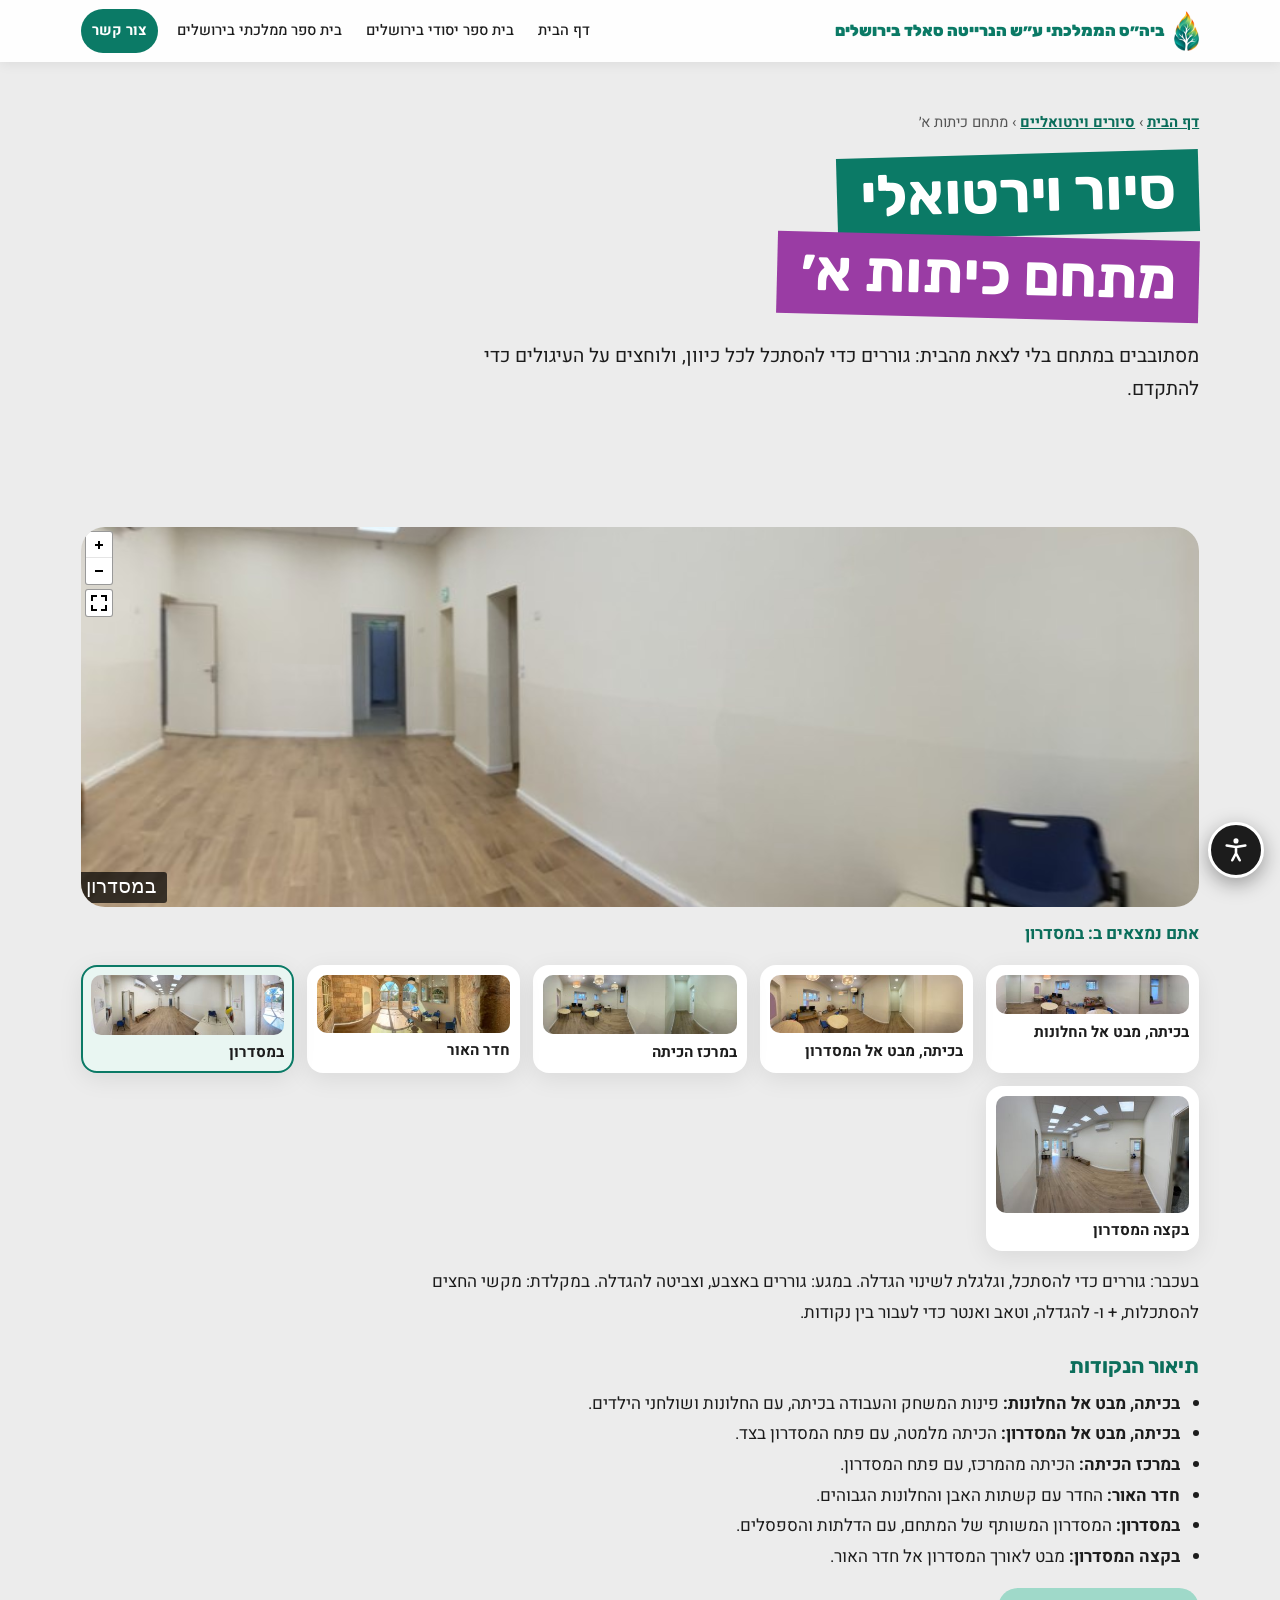
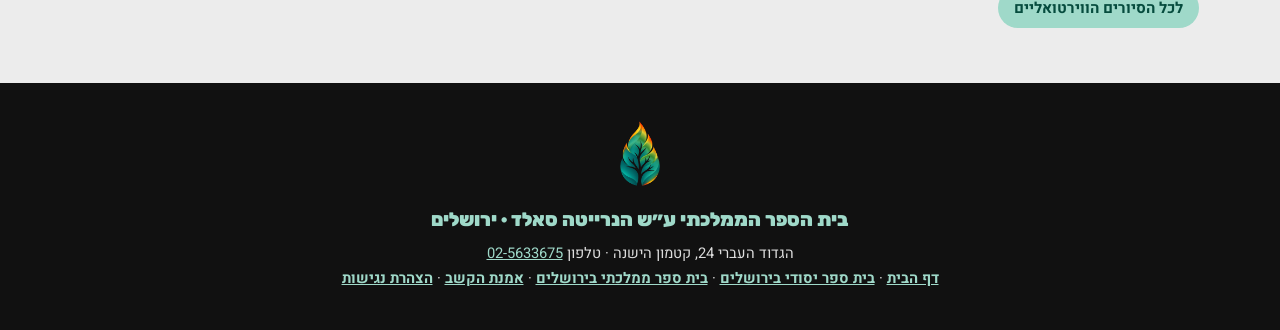
<file: virtual-tour/first-grade/index.html>
<!DOCTYPE html>
<html lang="he" dir="rtl">
<head>
<meta charset="UTF-8">
<meta name="viewport" content="width=device-width, initial-scale=1.0">
<title>סיור וירטואלי במתחם כיתות א׳ | סאלד</title>
<meta name="description" content="סיור וירטואלי במתחם כיתות א׳ בבית הספר ע״ש הנרייטה סאלד.">
<meta name="robots" content="noindex,nofollow">
<link rel="canonical" href="https://szold-school.org/virtual-tour/first-grade/">
<meta name="theme-color" content="#0b7a66">
<link rel="icon" type="image/png" href="/assets/favicon.png">
<link href="https://fonts.googleapis.com/css2?family=Heebo:wght@300;400;500;700;900&family=Rubik:wght@500;700;900&display=swap" rel="stylesheet">
<link rel="stylesheet" href="/assets/site.css?v=3">
<link rel="stylesheet" href="/assets/pannellum/pannellum.css?v=3">
</head>
<body>
<a class="skip-link" href="#main">דלגו לתוכן הראשי</a>
<nav aria-label="תפריט ראשי">
  <div class="nav-inner">
    <a class="brand" href="/">
      <img src="/assets/leaf.png" width="25" height="40" alt="">
      <span>ביה״ס הממלכתי ע״ש הנרייטה סאלד בירושלים</span>
    </a>
    <button class="hamburger" id="navToggle" aria-label="פתיחת תפריט" aria-expanded="false" aria-controls="navLinks" onclick="toggleNav()"><span aria-hidden="true">☰</span></button>
    <div class="nav-links" id="navLinks">
      <a href="/">דף הבית</a>
      <a href="/elementary-school-jerusalem/">בית ספר יסודי בירושלים</a>
      <a href="/state-school-jerusalem/">בית ספר ממלכתי בירושלים</a>
      <a href="/#join" class="cta">צור קשר</a>
    </div>
  </div>
</nav>
<main id="main" tabindex="-1">
<header class="sub-hero"><div class="wrap">
  <p class="crumbs"><a href="/">דף הבית</a> › <a href="/virtual-tour/">סיורים וירטואליים</a> › מתחם כיתות א׳</p>
  <h1><span class="band">סיור וירטואלי</span><br><span class="band m">מתחם כיתות א׳</span></h1>
  <p class="lead">מסתובבים במתחם בלי לצאת מהבית: גוררים כדי להסתכל לכל כיוון, ולוחצים על העיגולים כדי להתקדם.</p>
</div></header>
<section class="sp"><div class="wrap">
  <div id="tour" class="tour" role="region" aria-label="סיור וירטואלי במתחם כיתות א׳"></div>
  <noscript><p>הסיור דורש JavaScript. התמונות מופיעות ברשימה למטה.</p></noscript>
  <p id="tourStatus" class="tour-status" aria-live="polite"></p>
  <h2 class="sr-only">בחירת נקודה בסיור</h2>
  <div class="tour-scenes"><button type="button" class="tour-btn" data-scene="c1"><img src="/assets/tour/c1_t.jpg?v=3" alt="" width="180" height="60" loading="lazy"><span>בכיתה, מבט אל החלונות</span></button><button type="button" class="tour-btn" data-scene="c2"><img src="/assets/tour/c2_t.jpg?v=3" alt="" width="180" height="60" loading="lazy"><span>בכיתה, מבט אל המסדרון</span></button><button type="button" class="tour-btn" data-scene="c3"><img src="/assets/tour/c3_t.jpg?v=3" alt="" width="180" height="60" loading="lazy"><span>במרכז הכיתה</span></button><button type="button" class="tour-btn" data-scene="c4"><img src="/assets/tour/c4_t.jpg?v=3" alt="" width="180" height="60" loading="lazy"><span>חדר האור</span></button><button type="button" class="tour-btn" data-scene="c5"><img src="/assets/tour/c5_t.jpg?v=3" alt="" width="180" height="60" loading="lazy"><span>במסדרון</span></button><button type="button" class="tour-btn" data-scene="c6"><img src="/assets/tour/c6_t.jpg?v=3" alt="" width="180" height="60" loading="lazy"><span>בקצה המסדרון</span></button></div>
  <p class="tour-help">בעכבר: גוררים כדי להסתכל, וגלגלת לשינוי הגדלה. במגע: גוררים באצבע, וצביטה להגדלה. במקלדת: מקשי החצים להסתכלות, + ו- להגדלה, וטאב ואנטר כדי לעבור בין נקודות.</p>
  <h2 style="font-size:1.3rem;margin-top:1.6rem;color:var(--green-dark)">תיאור הנקודות</h2>
  <ul class="tour-desc"><li><b>בכיתה, מבט אל החלונות:</b> פינות המשחק והעבודה בכיתה, עם החלונות ושולחני הילדים.</li><li><b>בכיתה, מבט אל המסדרון:</b> הכיתה מלמטה, עם פתח המסדרון בצד.</li><li><b>במרכז הכיתה:</b> הכיתה מהמרכז, עם פתח המסדרון.</li><li><b>חדר האור:</b> החדר עם קשתות האבן והחלונות הגבוהים.</li><li><b>במסדרון:</b> המסדרון המשותף של המתחם, עם הדלתות והספסלים.</li><li><b>בקצה המסדרון:</b> מבט לאורך המסדרון אל חדר האור.</li></ul>
  <p class="tour-help"><a class="chip" href="/virtual-tour/">לכל הסיורים הווירטואליים</a></p>
</div></section>
</main>
<footer>
  <img class="leaf" src="/assets/leaf.png" alt="">
  <div class="foot-title">בית הספר הממלכתי ע״ש הנרייטה סאלד · ירושלים</div>
  <p>הגדוד העברי 24, קטמון הישנה · טלפון <a href="tel:+97225633675" style="color:var(--mint)">02-5633675</a></p>
  <p class="foot-links"><a href="/">דף הבית</a> · <a href="/elementary-school-jerusalem/">בית ספר יסודי בירושלים</a> · <a href="/state-school-jerusalem/">בית ספר ממלכתי בירושלים</a> · <a href="/attention-charter/">אמנת הקשב</a> · <a href="/#accessibility">הצהרת נגישות</a></p>
</footer>
<script src="/assets/sub.js"></script>
<script src="/assets/pannellum/pannellum.js?v=3"></script>
<script>(function(){
var cfg={"default": {"firstScene": "c5", "sceneFadeDuration": 700, "autoLoad": true, "minHfov": 40, "maxHfov": 110, "compass": false, "showFullscreenCtrl": true, "keyboardZoom": true, "strings": {"loadButtonLabel": "לחצו להתחלת הסיור", "loadingLabel": "טוען…", "bylineLabel": "", "genericWebGLError": "הדפדפן אינו תומך בתצוגת 360°. אפשר לצפות בתמונות מהרשימה למטה.", "textureSizeError": "התמונה גדולה מדי למכשיר זה.", "noPanoramaError": "לא נבחרה תמונה.", "fileAccessError": "לא ניתן לטעון את התמונה."}}, "scenes": {"c1": {"title": "בכיתה, מבט אל החלונות", "type": "equirectangular", "panorama": "/assets/tour/c1.jpg?v=3", "haov": 339.2, "vaov": 100, "vOffset": 0, "minPitch": -30, "maxPitch": 30, "minYaw": -169.6, "maxYaw": 169.6, "pitch": -3, "yaw": 0, "hfov": 100, "hotSpots": [{"type": "scene", "sceneId": "c3", "yaw": -50.9, "pitch": -14, "text": "אל מרכז הכיתה", "cssClass": "tour-arrow"}, {"type": "scene", "sceneId": "c2", "yaw": 40.7, "pitch": -14, "text": "לפינה השנייה", "cssClass": "tour-arrow"}]}, "c2": {"title": "בכיתה, מבט אל המסדרון", "type": "equirectangular", "panorama": "/assets/tour/c2.jpg?v=3", "haov": 229.3, "vaov": 100, "vOffset": 0, "minPitch": -30, "maxPitch": 30, "minYaw": -114.65, "maxYaw": 114.65, "pitch": -3, "yaw": 0, "hfov": 75, "hotSpots": [{"type": "scene", "sceneId": "c5", "yaw": 36.7, "pitch": -14, "text": "אל המסדרון", "cssClass": "tour-arrow"}, {"type": "scene", "sceneId": "c1", "yaw": -87.1, "pitch": -14, "text": "אל פינת החלונות", "cssClass": "tour-arrow"}]}, "c3": {"title": "במרכז הכיתה", "type": "equirectangular", "panorama": "/assets/tour/c3.jpg?v=3", "haov": 226.1, "vaov": 100, "vOffset": 0, "minPitch": -30, "maxPitch": 30, "minYaw": -113.05, "maxYaw": 113.05, "pitch": -3, "yaw": 0, "hfov": 75, "hotSpots": [{"type": "scene", "sceneId": "c5", "yaw": 45.2, "pitch": -14, "text": "אל המסדרון", "cssClass": "tour-arrow"}, {"type": "scene", "sceneId": "c2", "yaw": -33.9, "pitch": -14, "text": "אל פינת הכיתה", "cssClass": "tour-arrow"}]}, "c4": {"title": "חדר האור", "type": "equirectangular", "panorama": "/assets/tour/c4.jpg?v=3", "haov": 232.0, "vaov": 100, "vOffset": 0, "minPitch": -30, "maxPitch": 30, "minYaw": -116.0, "maxYaw": 116.0, "pitch": -3, "yaw": 0, "hfov": 75, "hotSpots": [{"type": "scene", "sceneId": "c6", "yaw": -60.3, "pitch": -14, "text": "אל המסדרון", "cssClass": "tour-arrow"}]}, "c5": {"title": "במסדרון", "type": "equirectangular", "panorama": "/assets/tour/c5.jpg?v=3", "haov": 223.5, "vaov": 100, "vOffset": 0, "minPitch": -30, "maxPitch": 30, "minYaw": -111.75, "maxYaw": 111.75, "pitch": -3, "yaw": 0, "hfov": 75, "hotSpots": [{"type": "scene", "sceneId": "c4", "yaw": 96.1, "pitch": -14, "text": "אל חדר האור", "cssClass": "tour-arrow"}, {"type": "scene", "sceneId": "c3", "yaw": -67.0, "pitch": -14, "text": "אל הכיתה", "cssClass": "tour-arrow"}]}, "c6": {"title": "בקצה המסדרון", "type": "equirectangular", "panorama": "/assets/tour/c6.jpg?v=3", "haov": 115.5, "vaov": 100, "vOffset": 0, "minPitch": -30, "maxPitch": 30, "minYaw": -57.75, "maxYaw": 57.75, "pitch": -3, "yaw": 0, "hfov": 70, "hotSpots": [{"type": "scene", "sceneId": "c4", "yaw": -21.9, "pitch": -14, "text": "אל חדר האור", "cssClass": "tour-arrow"}, {"type": "scene", "sceneId": "c5", "yaw": 46.2, "pitch": -14, "text": "אל המסדרון", "cssClass": "tour-arrow"}]}}};
var status=document.getElementById('tourStatus');
function label(id){return cfg.scenes[id].title}
cfg.scenes && Object.keys(cfg.scenes).forEach(function(k){cfg.scenes[k].hotSpots.forEach(function(h){
  h.createTooltipFunc=function(div,txt){div.setAttribute('role','button');div.setAttribute('tabindex','0');div.setAttribute('aria-label','מעבר: '+txt);
    var s=document.createElement('span');s.textContent=txt;div.appendChild(s);
    div.addEventListener('keydown',function(e){if(e.key==='Enter'||e.key===' '){e.preventDefault();viewer.loadScene(h.sceneId)}});};
  h.createTooltipArgs=h.text;
})});
var viewer;window.__v=function(){return viewer};
try{viewer=pannellum.viewer('tour',cfg)}catch(e){document.getElementById('tour').innerHTML='<p style="padding:1.5rem;color:#fff">לא ניתן להציג את הסיור במכשיר זה.</p>';return}
function mark(){var cur=viewer.getScene();status.textContent='אתם נמצאים ב: '+label(cur);
  document.querySelectorAll('.tour-btn').forEach(function(b){b.setAttribute('aria-pressed',b.dataset.scene===cur?'true':'false')})}
viewer.on('scenechange',mark);viewer.on('load',mark);
document.querySelectorAll('.tour-btn').forEach(function(b){b.addEventListener('click',function(){viewer.loadScene(b.dataset.scene);document.getElementById('tour').scrollIntoView({behavior:'smooth',block:'nearest'})})});
})();</script>
</body>
</html>
</file>
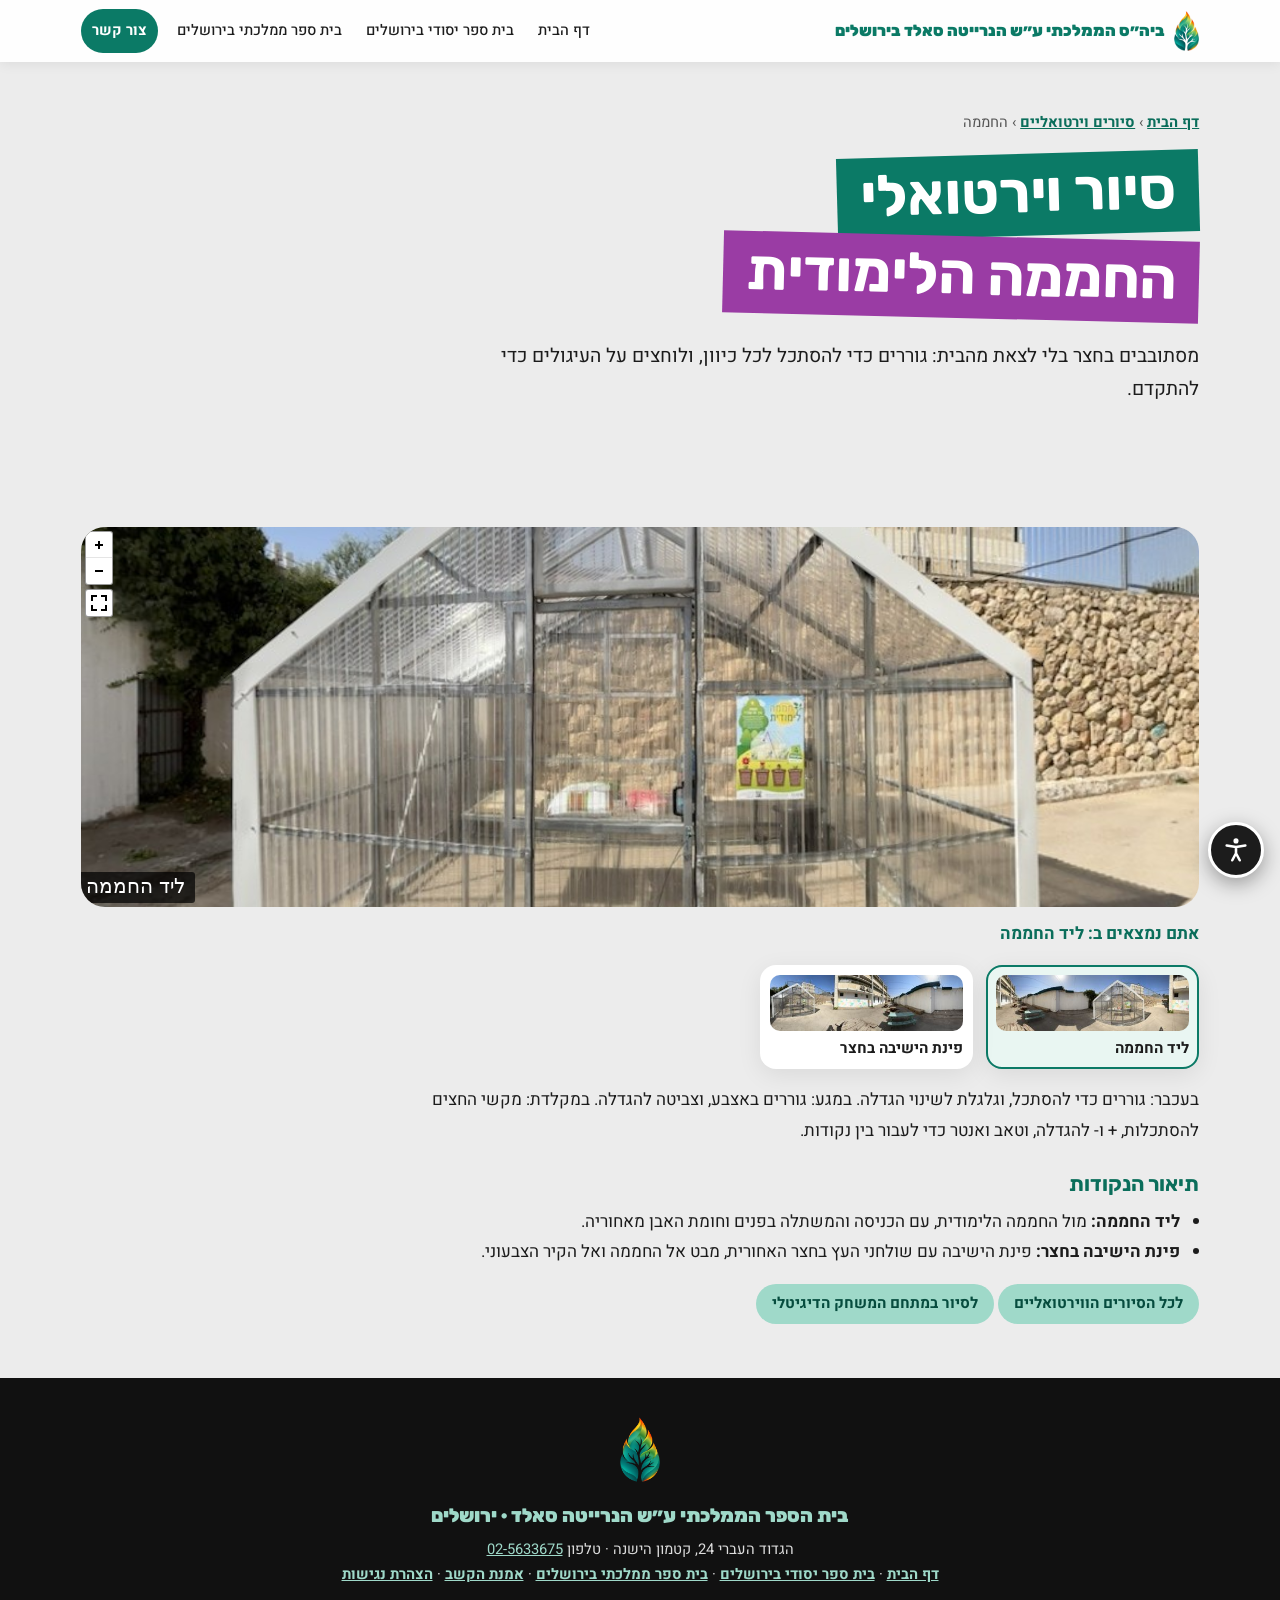
<file: virtual-tour/greenhouse/index.html>
<!DOCTYPE html>
<html lang="he" dir="rtl">
<head>
<meta charset="UTF-8">
<meta name="viewport" content="width=device-width, initial-scale=1.0">
<title>סיור וירטואלי בחממה הלימודית | סאלד</title>
<meta name="description" content="סיור וירטואלי בחממה הלימודית בחצר בית הספר ע״ש הנרייטה סאלד.">
<meta name="robots" content="noindex,nofollow">
<link rel="canonical" href="https://szold-school.org/virtual-tour/greenhouse/">
<meta name="theme-color" content="#0b7a66">
<link rel="icon" type="image/png" href="/assets/favicon.png">
<link href="https://fonts.googleapis.com/css2?family=Heebo:wght@300;400;500;700;900&family=Rubik:wght@500;700;900&display=swap" rel="stylesheet">
<link rel="stylesheet" href="/assets/site.css?v=3">
<link rel="stylesheet" href="/assets/pannellum/pannellum.css?v=3">
</head>
<body>
<a class="skip-link" href="#main">דלגו לתוכן הראשי</a>
<nav aria-label="תפריט ראשי">
  <div class="nav-inner">
    <a class="brand" href="/">
      <img src="/assets/leaf.png" width="25" height="40" alt="">
      <span>ביה״ס הממלכתי ע״ש הנרייטה סאלד בירושלים</span>
    </a>
    <button class="hamburger" id="navToggle" aria-label="פתיחת תפריט" aria-expanded="false" aria-controls="navLinks" onclick="toggleNav()"><span aria-hidden="true">☰</span></button>
    <div class="nav-links" id="navLinks">
      <a href="/">דף הבית</a>
      <a href="/elementary-school-jerusalem/">בית ספר יסודי בירושלים</a>
      <a href="/state-school-jerusalem/">בית ספר ממלכתי בירושלים</a>
      <a href="/#join" class="cta">צור קשר</a>
    </div>
  </div>
</nav>
<main id="main" tabindex="-1">
<header class="sub-hero"><div class="wrap">
  <p class="crumbs"><a href="/">דף הבית</a> › <a href="/virtual-tour/">סיורים וירטואליים</a> › החממה</p>
  <h1><span class="band">סיור וירטואלי</span><br><span class="band m">החממה הלימודית</span></h1>
  <p class="lead">מסתובבים בחצר בלי לצאת מהבית: גוררים כדי להסתכל לכל כיוון, ולוחצים על העיגולים כדי להתקדם.</p>
</div></header>
<section class="sp"><div class="wrap">
  <div id="tour" class="tour" role="region" aria-label="סיור וירטואלי בחממה הלימודית"></div>
  <noscript><p>הסיור דורש JavaScript. התמונות מופיעות ברשימה למטה.</p></noscript>
  <p id="tourStatus" class="tour-status" aria-live="polite"></p>
  <h2 class="sr-only">בחירת נקודה בסיור</h2>
  <div class="tour-scenes"><button type="button" class="tour-btn" data-scene="g1"><img src="/assets/tour/g1_t.jpg?v=3" alt="" width="180" height="60" loading="lazy"><span>ליד החממה</span></button><button type="button" class="tour-btn" data-scene="g2"><img src="/assets/tour/g2_t.jpg?v=3" alt="" width="180" height="60" loading="lazy"><span>פינת הישיבה בחצר</span></button></div>
  <p class="tour-help">בעכבר: גוררים כדי להסתכל, וגלגלת לשינוי הגדלה. במגע: גוררים באצבע, וצביטה להגדלה. במקלדת: מקשי החצים להסתכלות, + ו- להגדלה, וטאב ואנטר כדי לעבור בין נקודות.</p>
  <h2 style="font-size:1.3rem;margin-top:1.6rem;color:var(--green-dark)">תיאור הנקודות</h2>
  <ul class="tour-desc"><li><b>ליד החממה:</b> מול החממה הלימודית, עם הכניסה והמשתלה בפנים וחומת האבן מאחוריה.</li><li><b>פינת הישיבה בחצר:</b> פינת הישיבה עם שולחני העץ בחצר האחורית, מבט אל החממה ואל הקיר הצבעוני.</li></ul>
  <p class="tour-help"><a class="chip" href="/virtual-tour/">לכל הסיורים הווירטואליים</a> <a class="chip" href="/virtual-tour/digital-play/">לסיור במתחם המשחק הדיגיטלי</a></p>
</div></section>
</main>
<footer>
  <img class="leaf" src="/assets/leaf.png" alt="">
  <div class="foot-title">בית הספר הממלכתי ע״ש הנרייטה סאלד · ירושלים</div>
  <p>הגדוד העברי 24, קטמון הישנה · טלפון <a href="tel:+97225633675" style="color:var(--mint)">02-5633675</a></p>
  <p class="foot-links"><a href="/">דף הבית</a> · <a href="/elementary-school-jerusalem/">בית ספר יסודי בירושלים</a> · <a href="/state-school-jerusalem/">בית ספר ממלכתי בירושלים</a> · <a href="/attention-charter/">אמנת הקשב</a> · <a href="/#accessibility">הצהרת נגישות</a></p>
</footer>
<script src="/assets/sub.js"></script>
<script src="/assets/pannellum/pannellum.js?v=3"></script>
<script>(function(){
var cfg={"default": {"firstScene": "g1", "sceneFadeDuration": 700, "autoLoad": true, "minHfov": 40, "maxHfov": 110, "compass": false, "showFullscreenCtrl": true, "keyboardZoom": true, "strings": {"loadButtonLabel": "לחצו להתחלת הסיור", "loadingLabel": "טוען…", "bylineLabel": "", "genericWebGLError": "הדפדפן אינו תומך בתצוגת 360°. אפשר לצפות בתמונות מהרשימה למטה.", "textureSizeError": "התמונה גדולה מדי למכשיר זה.", "noPanoramaError": "לא נבחרה תמונה.", "fileAccessError": "לא ניתן לטעון את התמונה."}}, "scenes": {"g1": {"title": "ליד החממה", "type": "equirectangular", "panorama": "/assets/tour/g1.jpg?v=3", "haov": 218.5, "vaov": 100, "vOffset": 0, "minPitch": -30, "maxPitch": 30, "minYaw": -109.25, "maxYaw": 109.25, "pitch": -3, "yaw": 30, "hfov": 75, "hotSpots": [{"type": "scene", "sceneId": "g2", "yaw": -65, "pitch": -14, "text": "אל פינת הישיבה", "cssClass": "tour-arrow"}]}, "g2": {"title": "פינת הישיבה בחצר", "type": "equirectangular", "panorama": "/assets/tour/g2.jpg?v=3", "haov": 219.0, "vaov": 100, "vOffset": 0, "minPitch": -30, "maxPitch": 30, "minYaw": -109.5, "maxYaw": 109.5, "pitch": -3, "yaw": 0, "hfov": 75, "hotSpots": [{"type": "scene", "sceneId": "g1", "yaw": -83, "pitch": -14, "text": "אל החממה", "cssClass": "tour-arrow"}]}}};
var status=document.getElementById('tourStatus');
function label(id){return cfg.scenes[id].title}
cfg.scenes && Object.keys(cfg.scenes).forEach(function(k){cfg.scenes[k].hotSpots.forEach(function(h){
  h.createTooltipFunc=function(div,txt){div.setAttribute('role','button');div.setAttribute('tabindex','0');div.setAttribute('aria-label','מעבר: '+txt);
    var s=document.createElement('span');s.textContent=txt;div.appendChild(s);
    div.addEventListener('keydown',function(e){if(e.key==='Enter'||e.key===' '){e.preventDefault();viewer.loadScene(h.sceneId)}});};
  h.createTooltipArgs=h.text;
})});
var viewer;window.__v=function(){return viewer};
try{viewer=pannellum.viewer('tour',cfg)}catch(e){document.getElementById('tour').innerHTML='<p style="padding:1.5rem;color:#fff">לא ניתן להציג את הסיור במכשיר זה.</p>';return}
function mark(){var cur=viewer.getScene();status.textContent='אתם נמצאים ב: '+label(cur);
  document.querySelectorAll('.tour-btn').forEach(function(b){b.setAttribute('aria-pressed',b.dataset.scene===cur?'true':'false')})}
viewer.on('scenechange',mark);viewer.on('load',mark);
document.querySelectorAll('.tour-btn').forEach(function(b){b.addEventListener('click',function(){viewer.loadScene(b.dataset.scene);document.getElementById('tour').scrollIntoView({behavior:'smooth',block:'nearest'})})});
})();</script>
</body>
</html>
</file>
<file: assets/site.css>
/* ---------- CALENDAR ---------- */
.cal-wrap{background:#fff;border-radius:var(--radius);padding:1.2rem;box-shadow:0 3px 14px rgba(0,0,0,.07);margin-top:1.2rem}
.cal-head{display:flex;align-items:center;justify-content:space-between;margin-bottom:.8rem}
.cal-head h3{margin:0;color:var(--green);font-size:1.2rem}
.cal-nav{display:flex;gap:.4rem}
.cal-nav button{
  background:var(--mint);border:none;border-radius:10px;width:38px;height:38px;
  font-size:1.1rem;cursor:pointer;font-weight:700;color:var(--green-dark);
}
.cal-nav button:hover{background:var(--green);color:#fff}
.cal-grid{display:grid;grid-template-columns:repeat(7,1fr);gap:4px}
.cal-dow{text-align:center;font-weight:700;font-size:.8rem;color:#666;padding:.3rem 0}
.cal-cell{
  min-height:72px;background:#f6f6f6;border-radius:10px;padding:.3rem .35rem;
  font-size:.8rem;position:relative;cursor:pointer;transition:background .15s;
}
.cal-cell:hover{background:var(--mint)}
.cal-cell.other{opacity:.35}
.cal-cell.today{outline:3px solid var(--orange)}
.cal-cell .dnum{font-weight:700;font-size:.82rem}
.cal-event{
  background:var(--magenta);color:#fff;border-radius:6px;padding:1px 5px;
  font-size:.68rem;margin-top:2px;overflow:hidden;text-overflow:ellipsis;white-space:nowrap;
}
.cal-event.g{background:var(--green)}
.cal-legend{font-size:.82rem;color:#666;margin-top:.7rem}
/* ---- upcoming events banner ---- */
.upcoming-banner{
  background:linear-gradient(120deg,var(--green),var(--green-dark));
  border-radius:20px;padding:1.1rem 1.3rem;margin:1.2rem 0;
  box-shadow:0 8px 24px rgba(15,144,119,.28);
}
.upcoming-head{
  font-family:'Rubik';font-weight:900;color:#fff;font-size:1.15rem;margin-bottom:.7rem;
  display:flex;align-items:center;gap:.4rem;
}
.upcoming-list{display:flex;flex-wrap:wrap;gap:.6rem}
.upcoming-item{
  background:#fff;border-radius:14px;padding:.55rem .95rem;
  display:flex;align-items:center;gap:.7rem;box-shadow:0 3px 10px rgba(0,0,0,.12);
  font-size:.92rem;
}
.upcoming-item .date-badge{
  background:var(--magenta);color:#fff;border-radius:10px;padding:.25rem .6rem;
  font-family:'Rubik';font-weight:700;font-size:.8rem;text-align:center;line-height:1.25;white-space:nowrap;
}
.upcoming-item .date-badge small{display:block;font-weight:500;font-size:.68rem;opacity:.9}
.upcoming-item .ev-title{font-weight:700;color:var(--ink)}
.upcoming-item .ev-time{color:#666;font-size:.8rem}
.upcoming-empty{
  background:rgba(255,255,255,.18);border:1.5px dashed rgba(255,255,255,.6);
  color:#fff;border-radius:14px;padding:.55rem 1.1rem;font-weight:500;font-size:.95rem;
}
@media(max-width:640px){.upcoming-item{width:100%}}
@media(max-width:640px){.cal-cell{min-height:58px}.cal-event{font-size:.6rem}}

/* ---------- MODALS ---------- */
.modal-bg{
  position:fixed;inset:0;background:rgba(0,0,0,.45);display:none;
  align-items:center;justify-content:center;z-index:500;padding:1rem;
}
.modal-bg.show{display:flex}
.modal{
  background:#fff;border-radius:22px;padding:1.8rem;width:100%;max-width:430px;
  box-shadow:0 20px 60px rgba(0,0,0,.25);max-height:88vh;overflow-y:auto;
}
.modal h3{color:var(--green);margin-bottom:1rem;font-size:1.3rem}
.modal label{display:block;font-weight:700;font-size:.88rem;margin:.7rem 0 .25rem}
.modal input,.modal textarea,.modal select{
  width:100%;padding:.6rem .8rem;border:2px solid #e2e2e2;border-radius:12px;
  font-family:'Heebo';font-size:.95rem;
}
.modal input:focus,.modal textarea:focus{outline:none;border-color:var(--green)}
.btn{
  background:var(--green);color:#fff;border:none;border-radius:999px;
  padding:.65rem 1.5rem;font-family:'Heebo';font-weight:700;font-size:.95rem;cursor:pointer;
}
.btn:hover{background:var(--green-dark)}
.btn.magenta{background:var(--magenta)}
.btn.ghost{background:#eee;color:#444}
.btn.danger{background:#d3495a}
.modal .btn-row{display:flex;gap:.6rem;margin-top:1.2rem;flex-wrap:wrap}
.err-msg{color:#c22;font-size:.85rem;margin-top:.5rem;min-height:1.2em}

/* ---------- ADMIN ---------- */
#adminPanel{display:none}
#adminPanel.show{display:block}
.admin-bar{
  background:var(--magenta);color:#fff;border-radius:16px;padding:.8rem 1.2rem;
  display:flex;justify-content:space-between;align-items:center;flex-wrap:wrap;gap:.6rem;margin-bottom:1.2rem;
}
.event-row{
  background:#fff;border-radius:12px;padding:.6rem 1rem;display:flex;
  justify-content:space-between;align-items:center;margin-bottom:.5rem;gap:.6rem;flex-wrap:wrap;
}
.event-row .meta{font-size:.9rem}
.event-row .meta b{color:var(--green)}
.event-row button{font-size:.8rem;padding:.35rem .9rem}

/* ---------- CHATBOT ---------- */
#chatFab{
  position:fixed;bottom:1.4rem;left:1.4rem;z-index:400;
  width:62px;height:62px;border-radius:50%;border:none;cursor:pointer;
  background:var(--green);color:#fff;font-size:1.7rem;box-shadow:0 8px 24px rgba(15,144,119,.45);
  transition:transform .2s;
}
#chatFab:hover{transform:scale(1.08)}
#chatBox{
  position:fixed;bottom:1.4rem;left:1.4rem;z-index:450;width:min(370px,92vw);
  height:min(540px,80vh);background:#fff;border-radius:22px;box-shadow:0 18px 60px rgba(0,0,0,.28);
  display:none;flex-direction:column;overflow:hidden;
}
#chatBox.open{display:flex}
.chat-head{background:var(--green);color:#fff;padding:.9rem 1.1rem;display:flex;justify-content:space-between;align-items:center}
.chat-head b{font-family:'Rubik'}
.chat-head button{background:none;border:none;color:#fff;font-size:1.3rem;cursor:pointer}
.chat-msgs{flex:1;overflow-y:auto;padding:1rem;display:flex;flex-direction:column;gap:.6rem;background:#f6f6f6}
.msg{max-width:85%;padding:.55rem .9rem;border-radius:16px;font-size:.9rem;line-height:1.55;white-space:pre-wrap}
.msg.bot{background:#fff;border:1.5px solid var(--mint);align-self:flex-start;border-bottom-right-radius:4px}
.msg.user{background:var(--magenta);color:#fff;align-self:flex-end;border-bottom-left-radius:4px}
.msg.typing{color:#666;font-style:italic}
.chat-input{display:flex;gap:.5rem;padding:.7rem;border-top:1px solid #eee;background:#fff}
.chat-input input{flex:1;border:2px solid #e4e4e4;border-radius:999px;padding:.55rem 1rem;font-family:'Heebo';font-size:.9rem}
.chat-input input:focus{outline:none;border-color:var(--green)}
.chat-input button{background:var(--orange);border:none;border-radius:50%;width:42px;height:42px;font-size:1.1rem;cursor:pointer;color:#fff}

/* ---------- FOOTER ---------- */
footer{
  background:var(--ink);color:#ddd;text-align:center;padding:2.4rem 1.2rem;
}
footer .foot-title{font-family:'Rubik';font-weight:900;color:var(--mint);font-size:1.2rem;margin-bottom:.4rem}
footer p{font-size:.9rem}
footer .stars{font-size:1.4rem;letter-spacing:.5rem;margin-bottom:.6rem}
.toast{
  position:fixed;bottom:6rem;right:50%;transform:translateX(50%);
  background:var(--green);color:#fff;padding:.7rem 1.4rem;border-radius:999px;
  box-shadow:var(--shadow);z-index:600;display:none;font-weight:700;
}

:root{
  --green:#0b7a66;--green-dark:#0b6e5b;--mint:#9fd9c9;--magenta:#9a3ca4;--magenta-light:#c77fd0;
  --orange:#f2a93b;--purple-soft:#cfa8e6;--paper:#ececec;--paper-dark:#e2e2e2;--ink:#1c1c1c;--white:#fff;
  --radius:18px;--shadow:0 6px 24px rgba(0,0,0,.08);--wrap:1160px;
}
*{margin:0;padding:0;box-sizing:border-box}
html{scroll-behavior:smooth;scroll-padding-top:76px}
body{font-family:'Heebo',sans-serif;color:var(--ink);background:var(--paper);line-height:1.7;overflow-x:hidden;font-size:1.0625rem}
h1,h2,h3,h4{font-family:'Rubik',sans-serif;line-height:1.2}
img{max-width:100%}
a{color:var(--green-dark)}

.wrap{max-width:var(--wrap);margin:0 auto;padding:0 1.3rem}
section{padding:5rem 0;position:relative}
.band{display:inline-block;background:var(--green);color:#fff;padding:.05em .4em .12em;transform:rotate(-1.6deg);-webkit-box-decoration-break:clone;box-decoration-break:clone}
.band.m{background:var(--magenta);transform:rotate(1.4deg)}
.band.o{background:var(--orange);color:var(--ink);transform:rotate(-1deg)}
.band.p{background:var(--purple-soft);color:var(--ink);transform:rotate(1deg)}
h2.sec{font-weight:900;font-size:clamp(1.9rem,4.2vw,3rem);margin-bottom:1.1rem}
.kicker{font-size:1.15rem;max-width:40rem;margin-bottom:2rem;color:#333}
.stk{position:absolute;background-repeat:no-repeat;background-size:contain;background-position:center;pointer-events:none}
.s-quote{background-image:url("data:,")}
.s-quote2{background-image:url("data:,")}
.s-bubble{background-image:url("data:,")}
.s-star{background-image:url("data:,")}
.s-star2{background-image:url("data:,")}
.s-pencil{background-image:url("data:,")}
.s-finger{background-image:url("data:,")}
.btn{background:var(--green);color:#fff;border:none;border-radius:999px;padding:.7rem 1.6rem;font-family:'Heebo';font-weight:700;font-size:1rem;cursor:pointer;text-decoration:none;display:inline-block;transition:background .2s,transform .2s}
.btn:hover{background:var(--green-dark)}
.btn.big{padding:.95rem 2rem;font-size:1.1rem}
.btn.magenta{background:var(--magenta)}.btn.magenta:hover{background:#8a3693}
.btn.orange{background:var(--orange);color:var(--ink)}.btn.orange:hover{background:#e29a2a}
.btn.ghost{background:#eee;color:#444}.btn.ghost:hover{background:#ddd}
.btn.line{background:transparent;color:var(--green-dark);box-shadow:inset 0 0 0 2.5px var(--green)}.btn.line:hover{background:var(--green);color:#fff}
.btn.danger{background:#d3495a}

/* NAV */
nav{position:sticky;top:0;z-index:200;background:rgba(255,255,255,.94);backdrop-filter:blur(8px);box-shadow:0 2px 12px rgba(0,0,0,.07)}
.nav-inner{max-width:var(--wrap);margin:0 auto;display:flex;align-items:center;justify-content:space-between;padding:.55rem 1.3rem;gap:1rem}
.brand{display:flex;align-items:center;gap:.6rem;font-family:'Rubik';font-weight:900;color:var(--green);font-size:1.05rem;cursor:pointer;line-height:1.2;font-size:1rem;max-width:23rem}
@media(max-width:620px){.brand{font-size:.85rem;max-width:15rem}}
.brand small{display:block;font-family:'Heebo';font-weight:500;color:#666;font-size:.72rem}
.nav-links{display:flex;gap:.1rem;align-items:center}
.nav-links a{text-decoration:none;color:var(--ink);font-weight:500;font-size:.92rem;padding:.45rem .7rem;border-radius:999px;transition:background .2s,color .2s;white-space:nowrap}
.nav-links a:hover{background:var(--mint);color:var(--green-dark)}
.nav-links a.cta{background:var(--green);color:#fff;font-weight:700;margin-inline-start:.4rem}
.nav-links a.cta:hover{background:var(--green-dark)}
.hamburger{display:none;background:none;border:none;font-size:1.8rem;color:var(--green);cursor:pointer}
@media(max-width:1020px){
 .hamburger{display:block}
 .nav-links{display:none;position:absolute;top:100%;right:0;left:0;background:#fff;flex-direction:column;align-items:stretch;padding:1rem;box-shadow:0 12px 24px rgba(0,0,0,.12)}
 .nav-links.open{display:flex}
 .nav-links a{padding:.7rem 1rem}
 .nav-links a.cta{margin:.4rem 0 0;text-align:center}
}

/* HERO */
.hero{padding:3.2rem 0 4.5rem;overflow:hidden;background:var(--paper)}
.hero-grid{display:grid;grid-template-columns:1.15fr .85fr;gap:2.5rem;align-items:center}
.hero .welcome{font-family:'Rubik';font-weight:500;font-size:1.25rem;color:var(--magenta);margin-bottom:.8rem}
.hero h1{font-weight:900;font-size:clamp(2.3rem,5.6vw,4.4rem);line-height:1.18;margin-bottom:1.4rem}
.hero h1 .band{margin-bottom:.35rem}
.hero p.sub{font-size:1.25rem;max-width:34rem;margin-bottom:1.8rem;color:#2b2b2b}
.hero-cta{display:flex;gap:.8rem;flex-wrap:wrap}
.hero-art{position:relative;min-height:440px}
.logo-card{position:absolute;top:0;inset-inline-start:0;background:#fff;border-radius:26px;padding:1rem 1.2rem;box-shadow:var(--shadow);transform:rotate(2.5deg);width:60%}
.logo-card img{display:block;width:100%;height:auto}
.portrait-blob{position:absolute;bottom:0;inset-inline-end:2%;width:62%;aspect-ratio:1;background:var(--magenta);border-radius:48% 52% 46% 54%/55% 45% 55% 45%}
.portrait-blob img{position:absolute;bottom:0;left:50%;transform:translateX(-50%);height:108%;width:auto;filter:drop-shadow(0 8px 14px rgba(0,0,0,.25))}
.portrait-cap{position:absolute;bottom:-.2rem;inset-inline-start:0;background:var(--orange);color:var(--ink);padding:.35rem .9rem;border-radius:10px;font-family:'Rubik';font-weight:700;font-size:.95rem;transform:rotate(-2deg);z-index:2}
.hero .s-quote{width:70px;height:70px;top:46%;inset-inline-start:2%}
.hero .s-star{width:64px;height:64px;top:-4px;inset-inline-end:2%}
.hero .s-bubble{width:84px;height:84px;bottom:6%;inset-inline-start:30%}
.hero .s-pencil{width:56px;height:140px;top:2%;inset-inline-start:50%;transform:rotate(18deg);display:none}

/* NEXT UP strip */
.nextup{background:var(--green);color:#fff;padding:1.1rem 0}
.nextup .wrap{display:flex;align-items:center;gap:1.2rem;flex-wrap:wrap}

.nextup .upcoming-list{flex:1}
.nextup .upcoming-item{box-shadow:none;padding:.4rem .8rem}
.nextup .more{color:#fff;font-weight:700;white-space:nowrap}

/* STATS */
.stats{padding:3.4rem 0 1rem}
.stats-grid{display:grid;grid-template-columns:repeat(4,1fr);gap:1.2rem}
.stat{border-radius:24px;padding:1.5rem 1.3rem;color:#fff;min-height:150px;display:flex;flex-direction:column;justify-content:flex-end}
.stat b{font-family:'Rubik';font-weight:900;font-size:3.2rem;line-height:1}
.stat span{font-weight:500;font-size:1.02rem;margin-top:.35rem}
.stat:nth-child(1){background:var(--magenta);transform:rotate(-1.2deg)}
.stat:nth-child(2){background:var(--green);transform:rotate(.9deg)}
.stat:nth-child(3){background:var(--orange);color:var(--ink);transform:rotate(-.7deg)}
.stat:nth-child(4){background:var(--purple-soft);color:var(--ink);transform:rotate(1.2deg)}

/* WHY */
.why-grid{display:grid;grid-template-columns:repeat(12,1fr);gap:1.2rem}
.why{border-radius:24px;padding:1.8rem;background:#fff;box-shadow:var(--shadow)}
.why h3{font-size:1.45rem;margin-bottom:.5rem;color:var(--green-dark)}
.why:nth-child(1){grid-column:span 7;background:var(--green);color:#fff}
.why:nth-child(1) h3{color:#fff;font-size:2rem}
.why:nth-child(1) p{font-size:1.15rem}
.why:nth-child(2){grid-column:span 5}
.why:nth-child(3){grid-column:span 5}
.why:nth-child(4){grid-column:span 7;background:var(--purple-soft)}
.why:nth-child(4) h3{color:var(--ink)}

/* PLACE */
.place{background:#fff}
.place-grid{display:grid;grid-template-columns:1fr 1fr;gap:3rem;align-items:start}
.place p{margin-bottom:1rem}
.chips{display:flex;flex-wrap:wrap;gap:.6rem}
.chip{background:var(--mint);color:#064c3e;padding:.4rem 1rem;border-radius:999px;font-weight:700;font-size:.95rem}
.chip.o{background:#fbe2b5;color:#7a4a00}.chip.m{background:#ecd3f0;color:#6e2a76}.chip.g{background:var(--green);color:#fff}
.place-list{display:grid;gap:.8rem;margin-top:1rem}
.place-card{background:var(--paper);border-radius:18px;padding:1rem 1.2rem;border-inline-start:8px solid var(--orange)}
.place-card:nth-child(2){border-color:var(--magenta)}.place-card:nth-child(3){border-color:var(--green)}
.place-card b{font-family:'Rubik';display:block;margin-bottom:.1rem}
.pedagogy{margin-top:3rem}
.pedagogy h3{font-size:1.5rem;margin-bottom:1rem}

/* CHILDREN */
.committees{display:grid;grid-template-columns:repeat(7,1fr);gap:1rem;margin:2rem 0}
.committee{background:#fff;border-radius:22px;padding:1rem .5rem .9rem;text-align:center;font-family:'Rubik';font-weight:700;font-size:.95rem;box-shadow:var(--shadow);transition:transform .2s}
.committee:hover{transform:translateY(-4px) rotate(-1.5deg)}
.committee .tile{width:78px;height:78px;border-radius:50%;margin:0 auto .5rem;display:flex;align-items:center;justify-content:center}
.committee .tile img{width:52px;height:52px;object-fit:contain}
.committee:nth-child(3n+1) .tile{background:var(--mint)}
.committee:nth-child(3n+2) .tile{background:#fbe2b5}
.committee:nth-child(3n) .tile{background:#ecd3f0}
.two-col{display:grid;grid-template-columns:1fr 1fr;gap:1.4rem}
.note-card{background:#fff;border-radius:22px;padding:1.6rem;box-shadow:var(--shadow)}
.note-card h3{color:var(--magenta);font-size:1.35rem;margin-bottom:.5rem}
.mentor{display:flex;flex-wrap:wrap;gap:.5rem;margin-top:.8rem;align-items:center}
.mentor span{background:var(--paper);border-radius:12px;padding:.25rem .7rem;font-weight:700;font-size:.92rem}
.mentor i{font-style:normal;color:var(--magenta);font-weight:900}

/* GVANIM */
.gvanim{background:var(--green);color:#fff;overflow:hidden}
.gvanim h2.sec .band{background:#fff;color:var(--green-dark)}
.gvanim .kicker{color:#eafff9}
.gv-grid{display:grid;grid-template-columns:repeat(5,1fr);gap:1rem;margin:2rem 0 1.6rem}
.gv{background:#fff;color:var(--ink);border-radius:24px;padding:1.2rem .6rem;text-align:center;font-family:'Rubik';font-weight:700}
.gv img{width:70px;height:70px;object-fit:contain;display:block;margin:0 auto .5rem}
.gv:nth-child(odd){transform:rotate(-1.5deg)}.gv:nth-child(even){transform:rotate(1.2deg)}
.sched{display:flex;gap:.8rem;flex-wrap:wrap}
.sched div{background:rgba(255,255,255,.16);border:2px solid rgba(255,255,255,.5);border-radius:16px;padding:.7rem 1.2rem;font-weight:700}
.gvanim .s-star{width:70px;height:70px;top:30px;inset-inline-start:4%;opacity:.95}

/* PROGRAMS */
.prog-grid{display:grid;grid-template-columns:repeat(4,1fr);gap:1.1rem;margin-top:1.5rem}
.prog{background:#fff;border-radius:22px;padding:1.4rem;box-shadow:var(--shadow);position:relative;overflow:hidden}
.prog::before{content:"";position:absolute;top:0;right:0;left:0;height:10px;background:var(--green)}
.prog:nth-child(2)::before{background:var(--magenta)}.prog:nth-child(3)::before{background:var(--orange)}.prog:nth-child(4)::before{background:var(--purple-soft)}
.prog h3{font-size:1.3rem;margin:.4rem 0 .5rem;color:var(--green-dark)}
.prog p{font-size:.95rem}
.extras{display:grid;grid-template-columns:1fr 1fr;gap:1.2rem;margin-top:1.5rem}

/* HERITAGE */
.heritage{background:var(--magenta);color:#fff;overflow:hidden}
.heritage-grid{display:grid;grid-template-columns:.7fr 1.3fr;gap:3rem;align-items:center}
.heritage .pic{position:relative;justify-self:center;width:min(320px,70%)}
.heritage .pic::before{content:"";position:absolute;inset:6% -8% -4% 8%;background:var(--orange);border-radius:42% 58% 52% 48%/50% 42% 58% 50%}
.heritage .pic img{position:relative;width:100%;filter:drop-shadow(0 10px 18px rgba(0,0,0,.3))}
.heritage h2.sec .band{background:#fff;color:var(--magenta)}
.heritage p{font-size:1.1rem;margin-bottom:1rem}
.heritage .years{font-family:'Rubik';font-weight:700;color:#ffe3b0;margin-bottom:.4rem}
.heritage blockquote{font-family:'Rubik';font-weight:700;font-size:1.35rem;margin-top:1.4rem;padding-inline-start:1rem;border-inline-start:6px solid var(--orange)}
.heritage .s-quote2{width:80px;height:80px;bottom:30px;inset-inline-end:4%}

/* MANAGEMENT */
.mgmt-grid{display:grid;grid-template-columns:1fr 1fr;gap:1.4rem;align-items:start}
.letter{background:#fff;border-radius:24px;padding:2rem;box-shadow:var(--shadow);position:relative}
.letter h3{font-size:1.5rem;color:var(--green-dark);margin-bottom:.8rem}
.letter p{margin-bottom:.8rem}
.letter .sig{font-weight:700;color:var(--magenta)}
.letter details summary{cursor:pointer;font-weight:700;color:var(--green-dark);margin:.3rem 0 .8rem}
.news{background:var(--orange);border-radius:24px;padding:2rem;color:var(--ink)}
.news h3{font-size:1.5rem;margin-bottom:.8rem}
.news ul{list-style:none;display:grid;gap:.7rem}
.news li{background:rgba(255,255,255,.55);border-radius:14px;padding:.6rem 1rem;font-weight:500}
.news li b{font-family:'Rubik'}

/* STAFF + CONTACTS */
.staff{background:#fff}
.staff-cols{display:grid;grid-template-columns:1fr 1fr;gap:1.4rem;margin:1.5rem 0 2.5rem}
.staff-box{background:var(--paper);border-radius:22px;padding:1.5rem}
.staff-box h4{color:var(--green-dark);font-size:1.2rem;margin-bottom:.6rem}
.staff-box ul{list-style:none;font-size:.95rem}
.staff-box li{padding:.18rem 0;border-bottom:1px dashed #ccc}
.dir-head{display:flex;align-items:end;justify-content:space-between;gap:1rem;flex-wrap:wrap;margin-bottom:1rem}
.dir-head h3{font-size:1.7rem}
.dir-search{flex:1;min-width:240px;max-width:420px;border:3px solid var(--green);border-radius:999px;padding:.7rem 1.3rem;font-family:'Heebo';font-size:1rem;background:#fff}
.dir-search:focus{outline:none;border-color:var(--magenta)}
.dir-grid{display:grid;grid-template-columns:repeat(3,1fr);gap:.8rem}
.person{background:var(--paper);border-radius:16px;padding:.8rem 1rem;display:flex;flex-direction:column;gap:.1rem}
.person b{font-family:'Rubik'}
.person span{font-size:.9rem;color:#555}
.person a{font-weight:700;text-decoration:none;color:var(--green-dark);margin-top:.15rem;width:fit-content}
.person a:hover{text-decoration:underline}
.dir-note{font-size:.88rem;color:#666;margin-top:1rem}
.dir-empty{grid-column:1/-1;background:var(--paper);border-radius:16px;padding:1rem;font-weight:700}

/* PARENTS */
.parents-grid{display:grid;grid-template-columns:1fr 1fr;gap:3rem;align-items:start}
.parents .quote{background:#fff;border-radius:24px;padding:2rem;box-shadow:var(--shadow);position:relative}
.parents .quote p{margin-bottom:.8rem}
.parents .quote .sig{font-weight:700;color:var(--magenta)}
.parents h3{font-size:1.5rem;margin-bottom:.7rem}
.parents p{margin-bottom:1rem}
.fb-card{display:flex;align-items:center;gap:1rem;background:#fff;border-radius:22px;padding:1.2rem 1.4rem;box-shadow:var(--shadow);margin-top:1.5rem;flex-wrap:wrap}

/* RULES */
.rules{background:#fff}
.acc{display:grid;gap:.7rem;margin-top:1.5rem;max-width:860px}
.acc details{background:var(--paper);border-radius:18px;padding:.2rem 1.3rem}
.acc summary{cursor:pointer;font-family:'Rubik';font-weight:700;font-size:1.12rem;padding:.9rem 0;list-style:none;display:flex;justify-content:space-between;align-items:center;gap:1rem}
.acc summary::-webkit-details-marker{display:none}
.acc summary::after{content:"+";font-size:1.6rem;color:var(--magenta);font-weight:900;transition:transform .2s}
.acc details[open] summary::after{transform:rotate(45deg)}
.acc details p{padding-bottom:1rem}
.values{display:flex;flex-wrap:wrap;gap:.5rem;margin:.2rem 0 1rem}

/* JOIN */
.join{background:var(--ink);color:#fff;overflow:hidden}
.join-grid{display:grid;grid-template-columns:1.1fr .9fr;gap:3rem;align-items:center}
.join h2.sec .band{background:var(--orange);color:var(--ink)}
.join p.kicker{color:#ddd}
.contact-list{list-style:none;display:grid;gap:.8rem;margin:1.5rem 0}
.contact-list li{display:flex;gap:.9rem;align-items:center;font-size:1.05rem}
.contact-list .ci{width:44px;height:44px;border-radius:50%;background:var(--green);display:flex;align-items:center;justify-content:center;font-size:1.2rem;flex:none}
.contact-list a{color:#fff;font-weight:700}
.qr-card{background:#fff;color:var(--ink);border-radius:28px;padding:1.6rem;text-align:center;transform:rotate(1.6deg);box-shadow:0 20px 50px rgba(0,0,0,.4);justify-self:center;max-width:340px;width:100%}
.qr-card h3{font-size:1.4rem;color:var(--green-dark);margin-bottom:.8rem}
.qr-card .qr{width:100%;max-width:240px;height:auto;display:block;margin:0 auto .8rem}
.qr-card p{font-size:.95rem;margin-bottom:.8rem}
.join .s-finger{width:70px;height:82px;top:24px;inset-inline-end:3%;opacity:.9}

footer{background:#111;color:#ddd;text-align:center;padding:2.4rem 1.2rem}
footer img.leaf{width:40px;margin-bottom:.5rem}
footer .foot-title{font-family:'Rubik';font-weight:900;color:var(--mint);font-size:1.2rem;margin-bottom:.3rem}
footer p{font-size:.92rem}
footer .adm{background:none;border:none;color:#aaa;cursor:pointer;font-family:'Heebo';font-size:.9rem;text-decoration:underline;margin-top:.8rem}
footer .adm:hover{color:#fff}

/* CALENDAR (section) */
.cal-sec{background:var(--paper)}
.cal-wrap{background:#fff;border-radius:22px;padding:1.2rem;box-shadow:var(--shadow)}
#adminPanel{display:none;padding:3rem 0}
#adminPanel.show{display:block}
.admin-bar{background:var(--magenta);color:#fff;border-radius:16px;padding:.8rem 1.2rem;display:flex;justify-content:space-between;align-items:center;flex-wrap:wrap;gap:.6rem;margin-bottom:1.2rem}
.event-row{background:#fff;border-radius:12px;padding:.6rem 1rem;display:flex;justify-content:space-between;align-items:center;margin-bottom:.5rem;gap:.6rem;flex-wrap:wrap}
.event-row .meta{font-size:.9rem}.event-row .meta b{color:var(--green)}
.event-row button{font-size:.8rem;padding:.35rem .9rem}

@media(max-width:1020px){
 section{padding:3.6rem 0}
 .hero-grid,.place-grid,.heritage-grid,.mgmt-grid,.parents-grid,.join-grid,.two-col,.staff-cols,.extras{grid-template-columns:1fr}
 .hero-art{min-height:380px;max-width:480px;margin:0 auto;width:100%}
 .stats-grid,.prog-grid{grid-template-columns:1fr 1fr}
 .committees{grid-template-columns:repeat(4,1fr)}
 .gv-grid{grid-template-columns:repeat(3,1fr)}
 .dir-grid{grid-template-columns:1fr 1fr}
 .why:nth-child(n){grid-column:span 12}
}
@media(max-width:620px){
 body{font-size:1rem}
 .committees{grid-template-columns:repeat(3,1fr);gap:.6rem}
 .committee{font-size:.8rem;padding:.7rem .3rem}
 .committee .tile{width:60px;height:60px}.committee .tile img{width:40px;height:40px}
 .stats-grid,.prog-grid,.dir-grid{grid-template-columns:1fr}
 .stats-grid{grid-template-columns:1fr 1fr}
 .stat b{font-size:2.5rem}
 .gv-grid{grid-template-columns:1fr 1fr}
 .hero-art{min-height:340px}
 .brand small{display:none}
 .hero-cta .btn{flex:1;text-align:center}
}
@media(prefers-reduced-motion:reduce){html{scroll-behavior:auto}*{transition:none!important}}

.form-card{background:#fff;color:var(--ink);border-radius:28px;padding:2rem;margin-top:3rem;box-shadow:0 20px 50px rgba(0,0,0,.35);position:relative}
.form-card h3{font-size:1.6rem;color:var(--green-dark);margin-bottom:.3rem}
.form-card .fnote{color:#555;font-size:.92rem;margin-bottom:1.2rem}
.f-grid{display:grid;grid-template-columns:1fr 1fr;gap:1rem;margin-bottom:1rem}
.f-grid label{display:block;font-weight:700;font-size:.92rem}
.f-grid label.wide{grid-column:1/-1}
.f-grid input,.f-grid select,.f-grid textarea{display:block;width:100%;margin-top:.3rem;padding:.7rem .9rem;border:2px solid #ddd;border-radius:14px;font-family:'Heebo';font-size:1rem;background:#fafafa}
.f-grid input:focus,.f-grid select:focus,.f-grid textarea:focus{outline:none;border-color:var(--green);background:#fff}
.f-grid .bad{border-color:#d3495a}
.f-msg{min-height:1.4em;font-weight:700;margin-bottom:.8rem}
.f-msg.ok{color:var(--green-dark)}.f-msg.err{color:#c22}
@media(max-width:620px){.f-grid{grid-template-columns:1fr}.form-card{padding:1.4rem}}
/* ===== CMS ===== */
[data-del]{display:none!important}
.gallery{background:#fff}
.gal-grid{display:grid;grid-template-columns:repeat(3,1fr);gap:1rem}
.gal-item{position:relative;border-radius:20px;overflow:hidden;background:var(--paper);box-shadow:var(--shadow)}
.gal-item img{display:block;width:100%;aspect-ratio:4/3;object-fit:cover;cursor:zoom-in}
.gal-item figcaption{padding:.6rem .9rem;font-weight:500;font-size:.95rem}
.gal-del{position:absolute;top:.5rem;inset-inline-start:.5rem;background:#d3495a;color:#fff;border:none;border-radius:50%;width:34px;height:34px;cursor:pointer;font-size:1rem}
.gal-cap{width:100%;border:none;border-top:2px solid #ddd;padding:.6rem .9rem;font-family:'Heebo';font-size:.92rem}
.gal-empty{margin-top:.8rem;color:#555}
#galAdmin{margin-top:1.2rem}
.lb-inner{max-width:min(960px,94vw);text-align:center;color:#fff}
.lb-inner img{max-width:100%;max-height:80vh;border-radius:14px;display:block;margin:0 auto .6rem}
#lightbox{cursor:zoom-out}
@media(max-width:1020px){.gal-grid{grid-template-columns:1fr 1fr}}
@media(max-width:620px){.gal-grid{grid-template-columns:1fr}}

body.cms-edit{padding-bottom:140px}
body.cms-edit [contenteditable="true"]{outline:2px dashed rgba(164,68,173,.55);outline-offset:3px;cursor:text;border-radius:4px}
body.cms-edit [contenteditable="true"]:focus{outline:2px solid var(--magenta);background:rgba(207,168,230,.18)}
body.cms-edit .cms-cont{position:relative}
.cms-x{position:absolute;top:6px;inset-inline-start:6px;z-index:5;width:28px;height:28px;border-radius:50%;border:none;background:#d3495a;color:#fff;cursor:pointer;font-size:.85rem;line-height:1;opacity:.92}
.cms-x:hover{opacity:1;transform:scale(1.1)}
body.cms-edit img.cms-img{outline:3px dashed var(--orange);outline-offset:4px;cursor:pointer}
body.cms-edit .nextup,body.cms-edit .hero-cta{pointer-events:auto}
#cmsBar{position:fixed;bottom:0;right:0;left:0;z-index:700;background:#1c1c1c;color:#fff;padding:.7rem 1rem;box-shadow:0 -6px 24px rgba(0,0,0,.35)}
.cms-row{max-width:1300px;margin:0 auto;display:flex;flex-wrap:wrap;gap:.6rem .9rem;align-items:center}
.cms-who{font-family:'Rubik';color:var(--mint)}
.cms-grp{display:flex;flex-wrap:wrap;gap:.35rem}
#cmsBar button{background:#333;color:#fff;border:none;border-radius:999px;padding:.45rem .9rem;font-family:'Heebo';font-weight:500;font-size:.88rem;cursor:pointer}
#cmsBar button:hover{background:#4a4a4a}
#cmsBar button.cms-primary{background:var(--green);font-weight:700}
#cmsBar button.cms-primary:disabled{background:#444;color:#999;cursor:default}
.modal.wide{max-width:760px}
.modal label{display:block;font-weight:700;font-size:.88rem;margin:.7rem 0 .25rem}
.modal .hint{font-size:.88rem;color:#555;margin:.2rem 0 .6rem}
.modal h4{margin:1.2rem 0 .4rem;color:var(--green-dark)}
.c-row{display:flex;gap:.5rem;margin-bottom:.4rem;flex-wrap:wrap}
.c-row input,.c-row select{flex:1;min-width:130px;padding:.5rem .7rem;border:2px solid #e2e2e2;border-radius:12px;font-family:'Heebo'}
.c-row .btn{padding:.4rem .9rem}
.tbl-wrap{overflow-x:auto}
.u-tbl{width:100%;border-collapse:collapse;font-size:.92rem}
.u-tbl th,.u-tbl td{padding:.45rem .5rem;border-bottom:1px solid #eee;text-align:right;vertical-align:middle}
.u-tbl select{padding:.3rem .5rem;border:2px solid #e2e2e2;border-radius:10px;font-family:'Heebo'}
.u-tbl .btn{padding:.3rem .8rem;font-size:.8rem}
.sw{font-weight:500!important;margin:0!important;display:flex!important;gap:.3rem;align-items:center}
.sw input{width:auto!important}
@media(max-width:620px){#cmsBar button{padding:.4rem .7rem;font-size:.82rem}body.cms-edit{padding-bottom:210px}}
body.cms-edit .toast{bottom:10rem}
/* ===== נגישות ===== */
.sr-only{position:absolute!important;width:1px;height:1px;padding:0;margin:-1px;overflow:hidden;clip:rect(0,0,0,0);white-space:nowrap;border:0}
.skip-link{position:absolute;top:-80px;inset-inline-start:1rem;z-index:1000;background:#000;color:#fff;padding:.8rem 1.3rem;border-radius:0 0 14px 14px;font-weight:700;text-decoration:none}
.skip-link:focus{top:0}
:focus-visible{outline:3px solid var(--orange);outline-offset:2px;box-shadow:0 0 0 5px #1c1c1c;border-radius:6px}
main:focus{outline:none;box-shadow:none}
a.brand{text-decoration:none}
.nextup-t{font-family:'Rubik';font-size:1.1rem;font-weight:900;white-space:nowrap}
.btn,.nav-links a,.hamburger,.person a,footer .adm{min-height:44px}
.btn{display:inline-flex;align-items:center;justify-content:center;text-align:center}
.nav-links a{display:flex;align-items:center}
.hamburger{min-width:44px}
.foot-links a{color:var(--mint);font-weight:700}
.upcoming-empty{background:rgba(0,0,0,.22)!important}
.sched div{background:rgba(0,0,0,.2)!important}
.chat-input button{color:var(--ink)!important}
.btn.danger,.btn.danger:hover{background:#b8374a}
/* הצהרת נגישות */
.a11y-sec{background:#fff;padding:4rem 0}
.a11y-text{max-width:760px}
.a11y-text h3{font-size:1.25rem;color:var(--green-dark);margin:1.4rem 0 .4rem}
.a11y-text p{margin-bottom:.8rem}
.a11y-text ul{padding-inline-start:1.4rem;margin-bottom:.8rem}
.a11y-text li{margin-bottom:.3rem}
.a11y-contact{list-style:none;padding-inline-start:0!important}
.a11y-date{color:#555;font-size:.92rem}
/* תפריט נגישות */
#a11yBtn{position:fixed;inset-inline-start:1rem;bottom:calc(1.4rem + env(safe-area-inset-bottom,0px));z-index:650;width:56px;height:56px;border-radius:50%;border:3px solid #fff;background:#1c1c1c;color:#fff;cursor:pointer;display:flex;align-items:center;justify-content:center;box-shadow:0 6px 20px rgba(0,0,0,.35)}
#a11yBtn:hover{background:var(--magenta)}
#a11yPanel{position:fixed;inset-inline-start:1rem;bottom:calc(5.2rem + env(safe-area-inset-bottom,0px));z-index:660;width:min(340px,calc(100vw - 2rem));max-height:calc(100dvh - 7rem);overflow:auto;background:#fff;color:#1c1c1c;border-radius:20px;box-shadow:0 18px 60px rgba(0,0,0,.35);padding:1rem}
#a11yPanel[hidden]{display:none}
.a11y-head{display:flex;justify-content:space-between;align-items:center;margin-bottom:.7rem;font-family:'Rubik';font-size:1.1rem}
#a11yPanel button{font-family:'Heebo';font-size:.95rem;cursor:pointer;border-radius:12px;border:2px solid #1c1c1c;background:#fff;color:#1c1c1c;min-height:44px;padding:.4rem .7rem;font-weight:700}
#a11yPanel button:hover{background:#eee}
#a11yPanel button[aria-pressed="true"]{background:#1c1c1c;color:#fff}
.a11y-x{min-width:44px}
.a11y-size{display:flex;align-items:center;gap:.5rem;margin-bottom:.7rem}
.a11y-size span:first-child{flex:1;font-weight:700}
.a11y-size output{min-width:3.2rem;text-align:center;font-weight:700}
.a11y-grid{display:grid;grid-template-columns:1fr 1fr;gap:.5rem;margin-bottom:.7rem}
.a11y-foot{display:flex;justify-content:space-between;align-items:center;gap:.5rem}
.a11y-foot a{font-weight:700;color:#0b6e5b}
body.cms-edit #a11yBtn{bottom:calc(11rem)}
/* מצבי נגישות */
html.a11y-gray{filter:grayscale(1)}
html.a11y-font body,html.a11y-font *{font-family:Arial,'Helvetica Neue',Helvetica,sans-serif!important}
html.a11y-spacing body{line-height:2!important;letter-spacing:.05em;word-spacing:.16em}
html.a11y-links a{text-decoration:underline!important;text-underline-offset:3px;outline:2px solid #ffbf47;outline-offset:2px}
html.a11y-heads h1,html.a11y-heads h2,html.a11y-heads h3,html.a11y-heads h4{outline:3px solid #0b6e5b;outline-offset:4px;background:#fff7cc!important;color:#000!important}
html.a11y-cursor,html.a11y-cursor *{cursor:url("data:,") 4 2,auto!important}
html.a11y-noanim *,html.a11y-noanim *::before,html.a11y-noanim *::after{animation:none!important;transition:none!important;scroll-behavior:auto!important}
html.a11y-noanim .gal-item img,html.a11y-noanim .committee,html.a11y-noanim .gv,html.a11y-noanim .stat,html.a11y-noanim .band,html.a11y-noanim .qr-card,html.a11y-noanim .logo-card{transform:none!important}
html.a11y-contrast body{background:#000!important;color:#fff!important}
html.a11y-contrast *:not(svg):not(path):not(rect):not(img):not(.stk):not(iframe){background-color:#000!important;background-image:none!important;color:#fff!important;border-color:#fff!important;box-shadow:none!important;text-shadow:none!important}
html.a11y-contrast .stk,html.a11y-contrast .stk *{background-color:transparent!important}
html.a11y-contrast a,html.a11y-contrast a *{color:#ffeb3b!important;text-decoration:underline!important}
html.a11y-contrast .btn,html.a11y-contrast button,html.a11y-contrast input,html.a11y-contrast select,html.a11y-contrast textarea,html.a11y-contrast .chip,html.a11y-contrast .why,html.a11y-contrast .prog,html.a11y-contrast .note-card,html.a11y-contrast .person,html.a11y-contrast .stat,html.a11y-contrast .committee,html.a11y-contrast .gv,html.a11y-contrast details{border:2px solid #fff!important}
html.a11y-contrast .btn,html.a11y-contrast button{color:#ffeb3b!important}
html.a11y-contrast .tile{background-color:#fff!important}
html.a11y-contrast .tile img{filter:none}
html.a11y-contrast .gv img,html.a11y-contrast .committee img{background:#fff!important;border-radius:50%}
html.a11y-contrast .qr-card,html.a11y-contrast .qr-card *{background-color:#fff!important;color:#000!important}
html.a11y-contrast .qr-card .btn{background-color:#000!important;color:#ffeb3b!important}
html.a11y-contrast #a11yPanel,html.a11y-contrast #a11yPanel *{background-color:#000!important;color:#fff!important;border-color:#fff!important}
html.a11y-contrast #a11yPanel [aria-pressed="true"]{background-color:#ffeb3b!important;color:#000!important}
/* ===== שיפורי מובייל ===== */
@media(max-width:1020px){
  .nav-links{max-height:calc(100dvh - 70px);overflow:auto}
  .hamburger{font-size:1.9rem;width:48px;height:48px;display:flex;align-items:center;justify-content:center}
}
@media(max-width:620px){
  html{scroll-padding-top:68px}
  .wrap{padding:0 1.1rem}
  section{padding:3rem 0}
  .hero{padding:1.6rem 0 3rem}
  .hero .welcome{font-size:1.05rem}
  .hero p.sub{font-size:1.1rem}
  .hero-art{min-height:320px}
  .hero-cta{flex-direction:column}
  .hero-cta .btn{width:100%}
  .btn.big{padding:.85rem 1.4rem}
  .nextup .wrap{gap:.6rem}
  .nextup .upcoming-list{flex:1 1 100%}
  .stat{min-height:130px;padding:1.1rem}
  .why{padding:1.3rem}
  .committee{font-size:.88rem}
  .committee .lbl{display:block;line-height:1.25}
  .gv{padding:1rem .4rem}
  .two-col,.extras{gap:1rem}
  .note-card,.letter,.news,.qr-card,.form-card,.parents .quote{padding:1.3rem}
  .staff-box{padding:1.1rem}
  .acc summary{font-size:1.02rem}
  .join-grid{gap:2rem}
  .qr-card{transform:none}
  .contact-list li{font-size:1rem;align-items:flex-start}
  .contact-list a{overflow-wrap:anywhere}
  #gcalFrame{height:480px!important}
  .fb-card .btn{width:100%}
  #chatFab{inset-inline-start:auto;inset-inline-end:1rem;bottom:calc(1.4rem + env(safe-area-inset-bottom,0px));width:56px;height:56px}
  #chatBox{inset-inline-start:.6rem;inset-inline-end:.6rem;width:auto;bottom:calc(.6rem + env(safe-area-inset-bottom,0px));height:min(560px,calc(100dvh - 1.2rem))}
  #a11yBtn{width:52px;height:52px}
  .chat-input input,.dir-search,.f-grid input,.f-grid select,.f-grid textarea{font-size:1rem}
  .person{padding:.9rem 1rem}
  .brand{font-size:.9rem;max-width:14rem}
}

a.chip{text-decoration:none;display:inline-block}
a.chip:hover{filter:brightness(.95);text-decoration:underline}
.acc details p a{color:var(--green-dark);font-weight:700}

/* ===== עמודי נחיתה ===== */
.sub-hero{padding:3rem 0 2.5rem;background:var(--paper)}
.sub-hero h1{font-size:clamp(2rem,5.2vw,3.6rem);line-height:1.25;margin-bottom:1.4rem}
.sub-hero .lead{font-size:1.2rem;max-width:760px;line-height:1.75;margin-bottom:1.6rem}
.crumbs{font-size:.92rem;color:#555;margin-bottom:1.2rem}
.crumbs a{color:var(--green-dark);font-weight:700}
.sub-cta{display:flex;gap:.8rem;flex-wrap:wrap}
.btn.ghost{background:transparent;color:var(--green-dark);border:2px solid var(--green)}
.sp{padding:3.4rem 0}
.sp .txt{max-width:780px;font-size:1.1rem;line-height:1.85}
.sp .txt p{margin-bottom:1rem}
.facts{width:100%;max-width:780px;border-collapse:collapse;margin-top:1rem;background:#fff;border-radius:18px;overflow:hidden;box-shadow:var(--shadow)}
.facts th,.facts td{padding:.9rem 1.2rem;text-align:right;border-bottom:1px solid #eee;vertical-align:top}
.facts th{width:11rem;color:var(--green-dark);font-family:'Rubik';font-weight:700;white-space:nowrap}
.facts tr:last-child th,.facts tr:last-child td{border-bottom:none}
.more-links{display:flex;flex-wrap:wrap;gap:.7rem;margin-top:1.2rem}
.cta-band{background:var(--green);color:#fff;border-radius:28px;padding:2.2rem;display:flex;gap:1.5rem;flex-wrap:wrap;align-items:center;justify-content:space-between}
.cta-band h2{font-size:1.7rem}
.cta-band .btn{background:#fff;color:var(--green-dark)}
.cta-band a{color:#fff;font-weight:700}
.charter ul{padding-inline-start:1.3rem;margin:.6rem 0 0}
.charter li{margin-bottom:.9rem;line-height:1.8}
.charter .note{display:block;font-size:.95rem;color:#444;margin-top:.3rem}
.charter .box{background:#fff;border-radius:24px;padding:1.6rem 1.8rem;box-shadow:var(--shadow);max-width:820px;margin-bottom:1.4rem}
.charter .box h2{font-size:1.5rem;color:var(--green-dark);margin-bottom:.5rem}
@media(max-width:620px){.facts th{white-space:normal;width:7rem}.sub-cta .btn{width:100%;text-align:center}.cta-band{padding:1.5rem}}

.tour{direction:ltr;height:min(72vh,640px);min-height:380px;border-radius:24px;overflow:hidden;background:#1c1c1c;margin-top:1rem}
.tour .pnlm-container{font-family:'Heebo',sans-serif}
.tour-scenes{display:grid;grid-template-columns:repeat(auto-fill,minmax(190px,1fr));gap:.8rem;margin-top:1rem}
.tour-btn{display:flex;flex-direction:column;gap:.4rem;background:#fff;border:2px solid transparent;border-radius:16px;padding:.5rem;cursor:pointer;font-family:'Heebo';font-weight:700;font-size:.95rem;text-align:right;box-shadow:var(--shadow);color:var(--ink)}
.tour-btn img{width:100%;height:auto;border-radius:10px;display:block}
.tour-btn[aria-pressed="true"]{border-color:var(--green);background:#e9f6f2}
.tour-btn:hover{border-color:var(--magenta)}
.tour-status{font-weight:700;color:var(--green-dark);margin-top:.8rem}
.tour-help{max-width:780px;margin-top:1rem;line-height:1.8}
.tour-desc{max-width:780px;padding-inline-start:1.2rem;line-height:1.8;margin-top:.6rem}
.pnlm-container .pnlm-hotspot-base.tour-arrow{height:60px;position:absolute;width:60px;height:60px;border-radius:50%;background:rgba(255,255,255,.92) url("data:image/svg+xml,%3Csvg xmlns='http://www.w3.org/2000/svg' viewBox='0 0 24 24'%3E%3Cpath d='M12 4l7 8h-4.5v8h-5v-8H5z' fill='%230b7a66'/%3E%3C/svg%3E") center/70% no-repeat;border:4px solid #0b7a66;box-shadow:0 4px 14px rgba(0,0,0,.4);cursor:pointer}
.pnlm-container .pnlm-hotspot-base.tour-arrow:hover,.pnlm-container .pnlm-hotspot-base.tour-arrow:focus{border-color:#9a3ca4;outline:3px solid #fff}
.pnlm-hotspot-base.tour-arrow span{visibility:hidden;position:absolute;top:68px;left:50%;transform:translateX(-50%);background:rgba(0,0,0,.75);color:#fff;padding:3px 10px;border-radius:8px;white-space:nowrap;font-family:'Heebo';font-weight:700;direction:rtl}
.pnlm-hotspot-base.tour-arrow:hover span,.pnlm-hotspot-base.tour-arrow:focus span{visibility:visible}

.tours{display:grid;grid-template-columns:repeat(auto-fit,minmax(260px,1fr));gap:1.2rem;margin-top:1.4rem}
.tour-card{display:flex;flex-direction:column;background:#fff;border-radius:24px;overflow:hidden;box-shadow:var(--shadow);text-decoration:none;color:var(--ink);border:3px solid transparent}
a.tour-card:hover,a.tour-card:focus-visible{border-color:var(--magenta)}
.tour-card img,.tour-card .ph{width:100%;aspect-ratio:2/1;object-fit:cover;display:block;background:linear-gradient(135deg,#0b7a66,#9a3ca4)}
.tour-card .ph{display:flex;align-items:center;justify-content:center;color:#fff;font:900 2.4rem 'Rubik',sans-serif}
.tour-card .tc{padding:1rem 1.2rem 1.3rem}
.tour-card h2{font-size:1.35rem;margin:0 0 .4rem;color:var(--green-dark)}
.tour-card p{margin:0 0 .8rem;line-height:1.7}
.tour-card .go{font-weight:700;color:var(--magenta)}
.tour-card.soon{opacity:.85}
.pick{font-size:1.5rem;margin:1.4rem 0 0;color:var(--green-dark)}
.tour-card .go{display:inline-block;background:var(--green);color:#fff;padding:.55rem 1.3rem;border-radius:999px;font-size:1.05rem}
.tour-card.soon .go{background:#9a9a9a}
.tour-card h2{font-size:1.6rem}
.sub-hero:has(.tours){padding-bottom:2.5rem}
.tour-card.soon .go{color:#555}
</file>
<file: assets/pannellum/pannellum.css>
/* Pannellum 2.5.6, https://github.com/mpetroff/pannellum */
.pnlm-container{margin:0;padding:0;overflow:hidden;position:relative;cursor:default;width:100%;height:100%;font-family:Helvetica,"Nimbus Sans L","Liberation Sans",Arial,sans-serif;background:#f4f4f4 url('data:image/svg+xml,%3Csvg%20xmlns%3D%22http%3A%2F%2Fwww.w3.org%2F2000%2Fsvg%22%20width%3D%2267%22%20height%3D%22100%22%20viewBox%3D%220%200%2067%20100%22%3E%0A%3Cpath%20stroke%3D%22%23ccc%22%20fill%3D%22none%22%20d%3D%22M33.5%2C50%2C0%2C63%2C33.5%2C75%2C67%2C63%2C33.5%2C50m-33.5-50%2C67%2C25m-0.5%2C0%2C0%2C75m-66.5-75%2C67-25m-33.5%2C75%2C0%2C25m0-100%2C0%2C50%22%2F%3E%0A%3C%2Fsvg%3E%0A') repeat;-webkit-user-select:none;-khtml-user-select:none;-moz-user-select:none;-o-user-select:none;-ms-user-select:none;user-select:none;outline:0;line-height:1.4;contain:content}.pnlm-container *{box-sizing:content-box}.pnlm-ui{position:absolute;width:100%;height:100%;z-index:1}.pnlm-grab{cursor:grab;cursor:url('data:image/svg+xml,%3Csvg%20xmlns%3D%22http%3A%2F%2Fwww.w3.org%2F2000%2Fsvg%22%20height%3D%2226%22%20width%3D%2226%22%3E%0A%3Cpath%20stroke%3D%22%23000%22%20stroke-width%3D%221px%22%20fill%3D%22%23fff%22%20d%3D%22m15.3%2020.5s6.38-6.73%204.64-8.24-3.47%201.01-3.47%201.01%203.61-5.72%201.41-6.49c-2.2-0.769-3.33%204.36-3.33%204.36s0.873-5.76-1.06-5.76-1.58%205.39-1.58%205.39-0.574-4.59-2.18-4.12c-1.61%200.468-0.572%205.51-0.572%205.51s-1.58-4.89-2.93-3.79c-1.35%201.11%200.258%205.25%200.572%206.62%200.836%202.43%202.03%202.94%202.17%205.55%22%2F%3E%0A%3C%2Fsvg%3E%0A') 12 8,default}.pnlm-grabbing{cursor:grabbing;cursor:url('data:image/svg+xml,%3Csvg%20xmlns%3D%22http%3A%2F%2Fwww.w3.org%2F2000%2Fsvg%22%20height%3D%2226%22%20width%3D%2226%22%3E%0A%3Cpath%20stroke%3D%22%23000%22%20stroke-width%3D%221px%22%20fill%3D%22%23fff%22%20d%3D%22m15.3%2020.5s5.07-5.29%203.77-6.74c-1.31-1.45-2.53%200.14-2.53%200.14s2.74-3.29%200.535-4.06c-2.2-0.769-2.52%201.3-2.52%201.3s0.81-2.13-1.12-2.13-1.52%201.77-1.52%201.77-0.261-1.59-1.87-1.12c-1.61%200.468-0.874%202.17-0.874%202.17s-0.651-1.55-2-0.445c-1.35%201.11-0.68%202.25-0.365%203.62%200.836%202.43%202.03%202.94%202.17%205.55%22%2F%3E%0A%3C%2Fsvg%3E%0A') 12 8,default}.pnlm-sprite{background-image:url('data:image/svg+xml,%3Csvg%20xmlns%3D%22http%3A%2F%2Fwww.w3.org%2F2000%2Fsvg%22%20width%3D%2226%22%20height%3D%22208%22%3E%0A%3Ccircle%20fill-opacity%3D%22.78%22%20cy%3D%22117%22%20cx%3D%2213%22%20r%3D%2211%22%20fill%3D%22%23fff%22%2F%3E%0A%3Ccircle%20fill-opacity%3D%22.78%22%20cy%3D%22143%22%20cx%3D%2213%22%20r%3D%2211%22%20fill%3D%22%23fff%22%2F%3E%0A%3Ccircle%20cy%3D%22169%22%20cx%3D%2213%22%20r%3D%227%22%20fill%3D%22none%22%20stroke%3D%22%23000%22%20stroke-width%3D%222%22%2F%3E%0A%3Ccircle%20cy%3D%22195%22%20cx%3D%2213%22%20r%3D%227%22%20fill%3D%22none%22%20stroke%3D%22%23000%22%20stroke-width%3D%222%22%2F%3E%0A%3Ccircle%20cx%3D%2213%22%20cy%3D%22195%22%20r%3D%222.5%22%2F%3E%0A%3Cpath%20d%3D%22m5%2083v6h2v-4h4v-2zm10%200v2h4v4h2v-6zm-5%205v6h6v-6zm-5%205v6h6v-2h-4v-4zm14%200v4h-4v2h6v-6z%22%2F%3E%0A%3Cpath%20d%3D%22m13%20110a7%207%200%200%200%20-7%207%207%207%200%200%200%207%207%207%207%200%200%200%207%20-7%207%207%200%200%200%20-7%20-7zm-1%203h2v2h-2zm0%203h2v5h-2z%22%2F%3E%0A%3Cpath%20d%3D%22m5%2057v6h2v-4h4v-2zm10%200v2h4v4h2v-6zm-10%2010v6h6v-2h-4v-4zm14%200v4h-4v2h6v-6z%22%2F%3E%0A%3Cpath%20d%3D%22m17%2038v2h-8v-2z%22%2F%3E%0A%3Cpath%20d%3D%22m12%209v3h-3v2h3v3h2v-3h3v-2h-3v-3z%22%2F%3E%0A%3Cpath%20d%3D%22m13%20136-6.125%206.125h4.375v7.875h3.5v-7.875h4.375z%22%2F%3E%0A%3Cpath%20d%3D%22m10.428%20173.33v-5.77l5-2.89v5.77zm1-1.73%203-1.73-3.001-1.74z%22%2F%3E%0A%3C%2Fsvg%3E%0A')}.pnlm-container:-moz-full-screen{height:100%!important;width:100%!important;position:static!important}.pnlm-container:-webkit-full-screen{height:100%!important;width:100%!important;position:static!important}.pnlm-container:-ms-fullscreen{height:100%!important;width:100%!important;position:static!important}.pnlm-container:fullscreen{height:100%!important;width:100%!important;position:static!important}.pnlm-render-container{cursor:inherit;position:absolute;height:100%;width:100%}.pnlm-controls{margin-top:4px;background-color:#fff;border:1px solid #999;border-color:rgba(0,0,0,0.4);border-radius:3px;cursor:pointer;z-index:2;-webkit-transform:translateZ(9999px);transform:translateZ(9999px)}.pnlm-control:hover{background-color:#f8f8f8}.pnlm-controls-container{position:absolute;top:0;left:4px;z-index:1}.pnlm-zoom-controls{width:26px;height:52px}.pnlm-zoom-in{width:100%;height:50%;position:absolute;top:0;border-radius:3px 3px 0 0}.pnlm-zoom-out{width:100%;height:50%;position:absolute;bottom:0;background-position:0 -26px;border-top:1px solid #ddd;border-top-color:rgba(0,0,0,0.10);border-radius:0 0 3px 3px}.pnlm-fullscreen-toggle-button,.pnlm-orientation-button,.pnlm-hot-spot-debug-indicator{width:26px;height:26px}.pnlm-hot-spot-debug-indicator{position:absolute;top:50%;left:50%;width:26px;height:26px;margin:-13px 0 0 -13px;background-color:rgba(255,255,255,0.5);border-radius:13px;display:none}.pnlm-orientation-button-inactive{background-position:0 -156px}.pnlm-orientation-button-active{background-position:0 -182px}.pnlm-fullscreen-toggle-button-inactive{background-position:0 -52px}.pnlm-fullscreen-toggle-button-active{background-position:0 -78px}.pnlm-panorama-info{position:absolute;bottom:4px;background-color:rgba(0,0,0,0.7);border-radius:0 3px 3px 0;padding-right:10px;color:#fff;text-align:left;display:none;z-index:2;-webkit-transform:translateZ(9999px);transform:translateZ(9999px)}.pnlm-title-box{position:relative;font-size:20px;display:table;padding-left:5px;margin-bottom:3px}.pnlm-author-box{position:relative;font-size:12px;display:table;padding-left:5px}.pnlm-load-box{position:absolute;top:50%;left:50%;width:200px;height:150px;margin:-75px 0 0 -100px;background-color:rgba(0,0,0,0.7);border-radius:3px;text-align:center;font-size:20px;display:none;color:#fff}.pnlm-load-box p{margin:20px 0}.pnlm-lbox{position:absolute;top:50%;left:50%;width:20px;height:20px;margin:-10px 0 0 -10px;display:none}.pnlm-loading{animation-duration:1.5s;-webkit-animation-duration:1.5s;animation-name:pnlm-mv;-webkit-animation-name:pnlm-mv;animation-iteration-count:infinite;-webkit-animation-iteration-count:infinite;animation-timing-function:linear;-webkit-animation-timing-function:linear;height:10px;width:10px;background-color:#fff;position:relative}@keyframes pnlm-mv{from{left:0;top:0}25%{left:10px;top:0}50%{left:10px;top:10px}75%{left:0;top:10px}to{left:0;top:0}}@-webkit-keyframes pnlm-mv{from{left:0;top:0}25%{left:10px;top:0}50%{left:10px;top:10px}75%{left:0;top:10px}to{left:0;top:0}}.pnlm-load-button{position:absolute;top:50%;left:50%;width:200px;height:100px;margin:-50px 0 0 -100px;background-color:rgba(0,0,0,.7);border-radius:3px;text-align:center;font-size:20px;display:table;color:#fff;cursor:pointer}.pnlm-load-button:hover{background-color:rgba(0,0,0,.8)}.pnlm-load-button p{display:table-cell;vertical-align:middle}.pnlm-info-box{font-size:15px;position:absolute;top:50%;left:50%;width:200px;height:150px;margin:-75px 0 0 -100px;background-color:#000;border-radius:3px;display:table;text-align:center;color:#fff;table-layout:fixed}.pnlm-info-box a,.pnlm-author-box a{color:#fff;word-wrap:break-word;overflow-wrap:break-word}.pnlm-info-box p{display:table-cell;vertical-align:middle;padding:0 5px 0 5px}.pnlm-error-msg{display:none}.pnlm-about-msg{font-size:11px;line-height:11px;color:#fff;padding:5px 8px 5px 8px;background:rgba(0,0,0,0.7);border-radius:3px;position:absolute;top:50px;left:50px;display:none;opacity:0;-moz-transition:opacity .3s ease-in-out;-webkit-transition:opacity .3s ease-in-out;-o-transition:opacity .3s ease-in-out;-ms-transition:opacity .3s ease-in-out;transition:opacity .3s ease-in-out;z-index:1}.pnlm-about-msg a:link,.pnlm-about-msg a:visited{color:#fff}.pnlm-about-msg a:hover,.pnlm-about-msg a:active{color:#eee}.pnlm-hotspot-base{position:absolute;visibility:hidden;cursor:default;vertical-align:middle;top:0;z-index:1}.pnlm-hotspot{height:26px;width:26px;border-radius:13px}.pnlm-hotspot:hover{background-color:rgba(255,255,255,0.2)}.pnlm-hotspot.pnlm-info{background-position:0 -104px}.pnlm-hotspot.pnlm-scene{background-position:0 -130px}div.pnlm-tooltip span{visibility:hidden;position:absolute;border-radius:3px;background-color:rgba(0,0,0,0.7);color:#fff;text-align:center;max-width:200px;padding:5px 10px;margin-left:-220px;cursor:default}div.pnlm-tooltip:hover span{visibility:visible}div.pnlm-tooltip:hover span:after{content:'';position:absolute;width:0;height:0;border-width:10px;border-style:solid;border-color:rgba(0,0,0,0.7) transparent transparent transparent;bottom:-20px;left:-10px;margin:0 50%}.pnlm-compass{position:absolute;width:50px;height:50px;right:4px;bottom:4px;border-radius:25px;background-image:url('data:image/svg+xml,%3Csvg%20xmlns%3D%22http%3A%2F%2Fwww.w3.org%2F2000%2Fsvg%22%20height%3D%2250%22%20width%3D%2250%22%3E%0A%3Cpath%20d%3D%22m24.5078%206-3.2578%2018h7.5l-3.25781-18h-0.984376zm-3.2578%2020%203.2578%2018h0.9844l3.2578-18h-7.5zm1.19531%200.9941h5.10938l-2.5547%2014.1075-2.5547-14.1075z%22%2F%3E%0A%3C%2Fsvg%3E%0A');cursor:default;display:none}.pnlm-world{position:absolute;left:50%;top:50%}.pnlm-face{position:absolute;-webkit-transform-origin:0 0;transform-origin:0 0}.pnlm-dragfix,.pnlm-preview-img{position:absolute;height:100%;width:100%}.pnlm-preview-img{background-size:cover;background-position:center}.pnlm-lbar{width:150px;margin:0 auto;border:#fff 1px solid;height:6px}.pnlm-lbar-fill{background:#fff;height:100%;width:0}.pnlm-lmsg{font-size:12px}.pnlm-fade-img{position:absolute;top:0;left:0}.pnlm-pointer{cursor:pointer}
</file>
